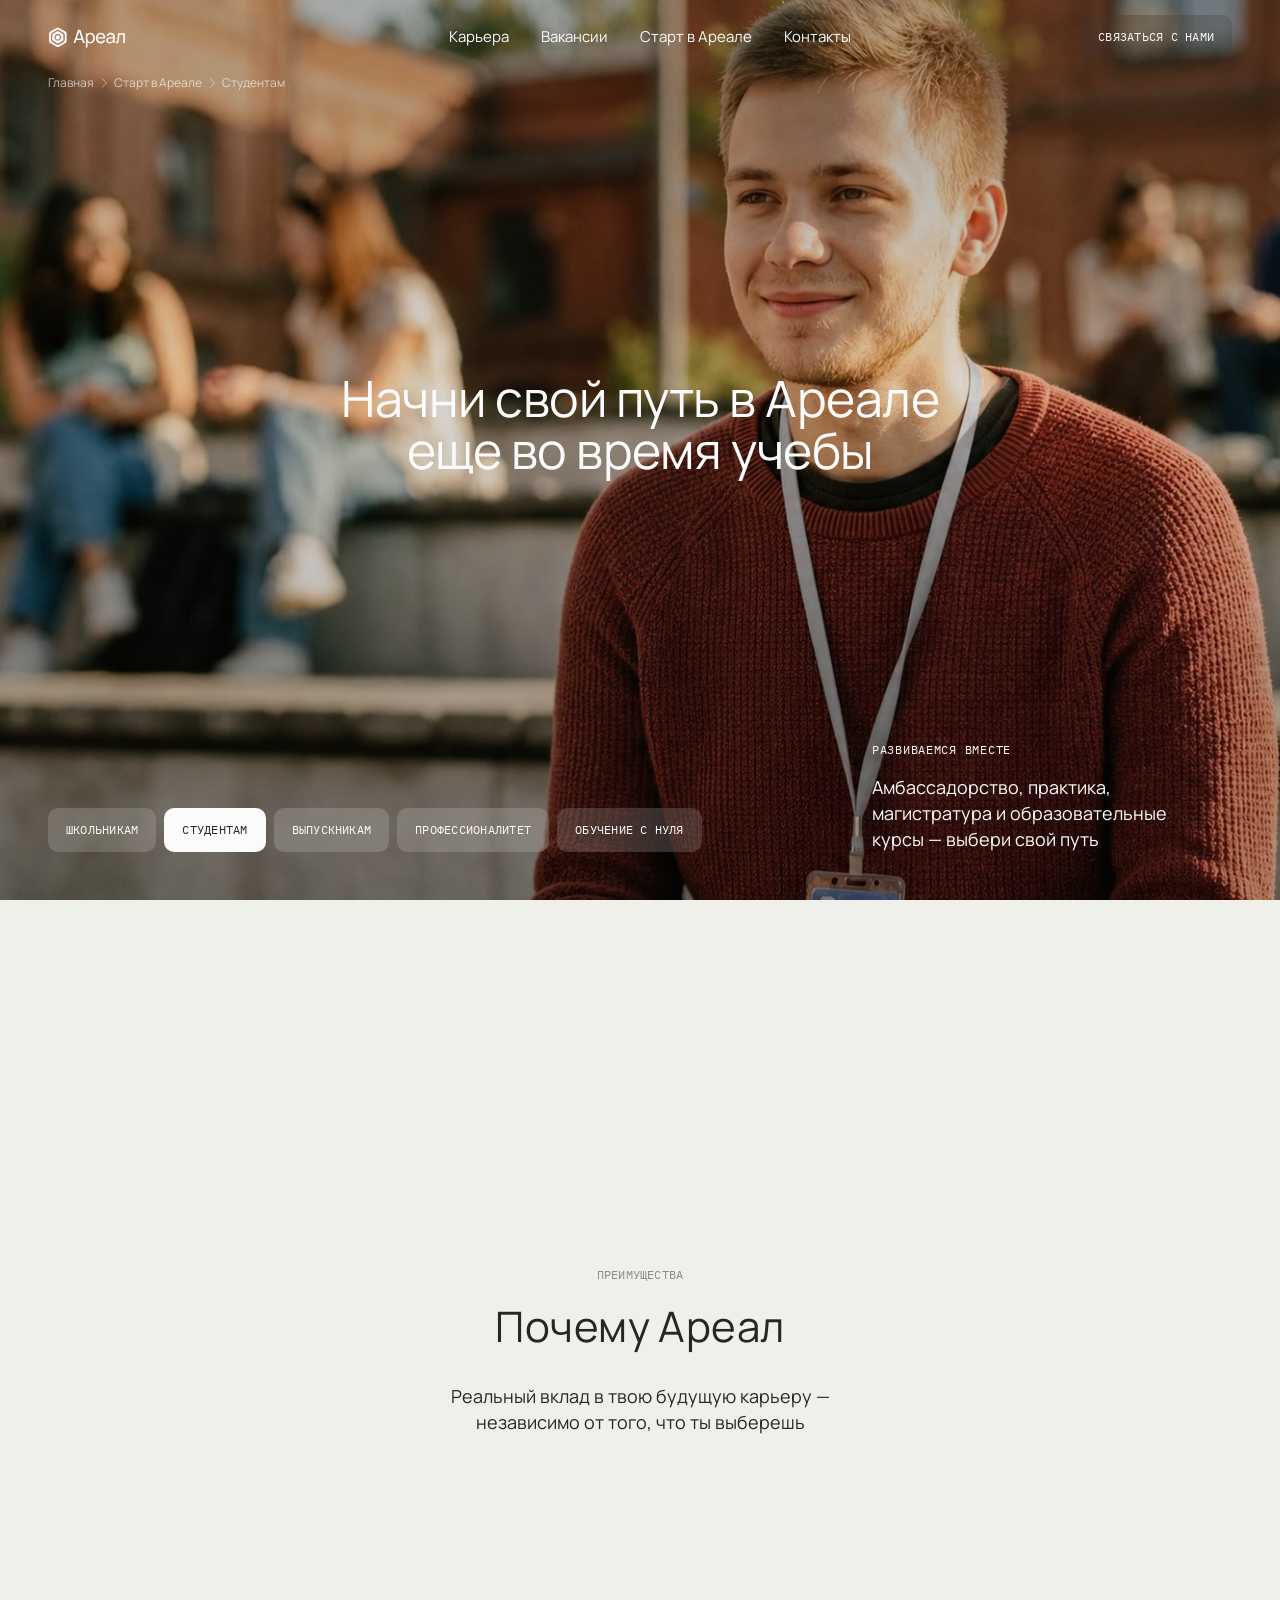
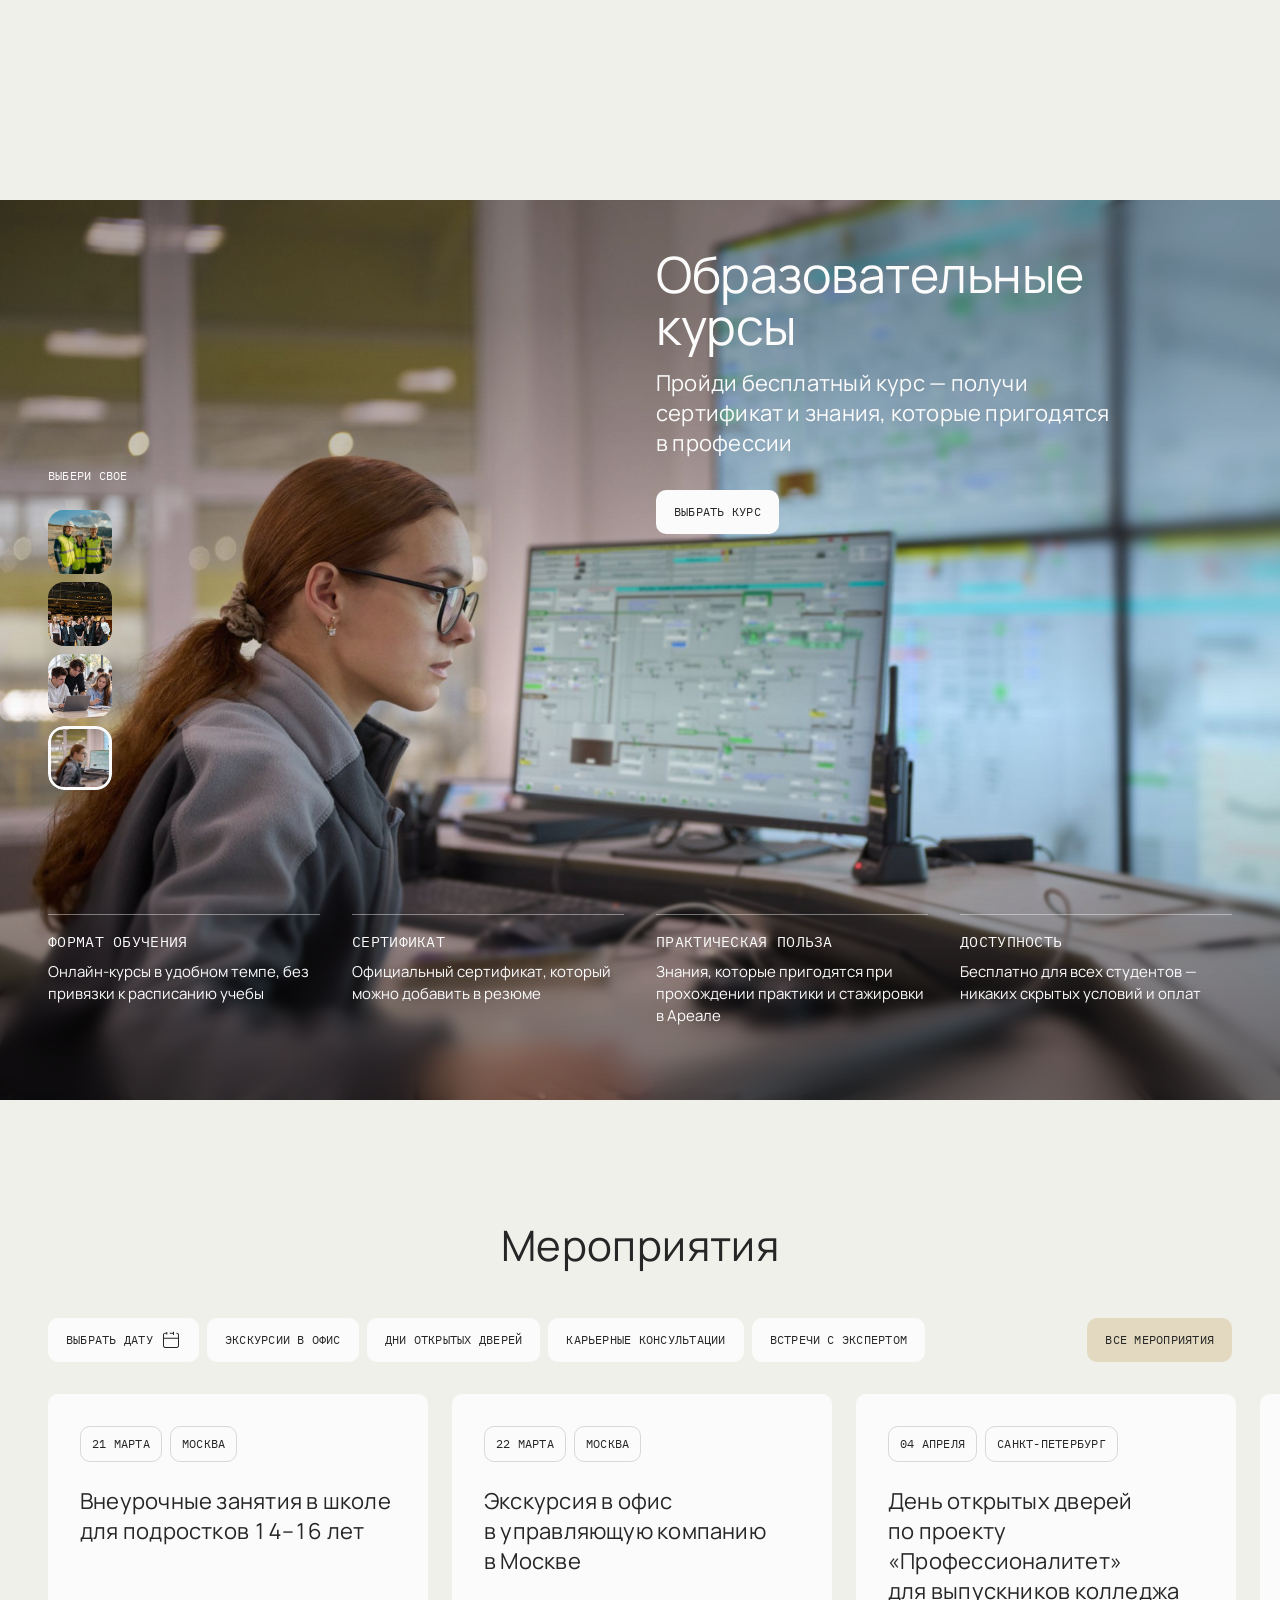
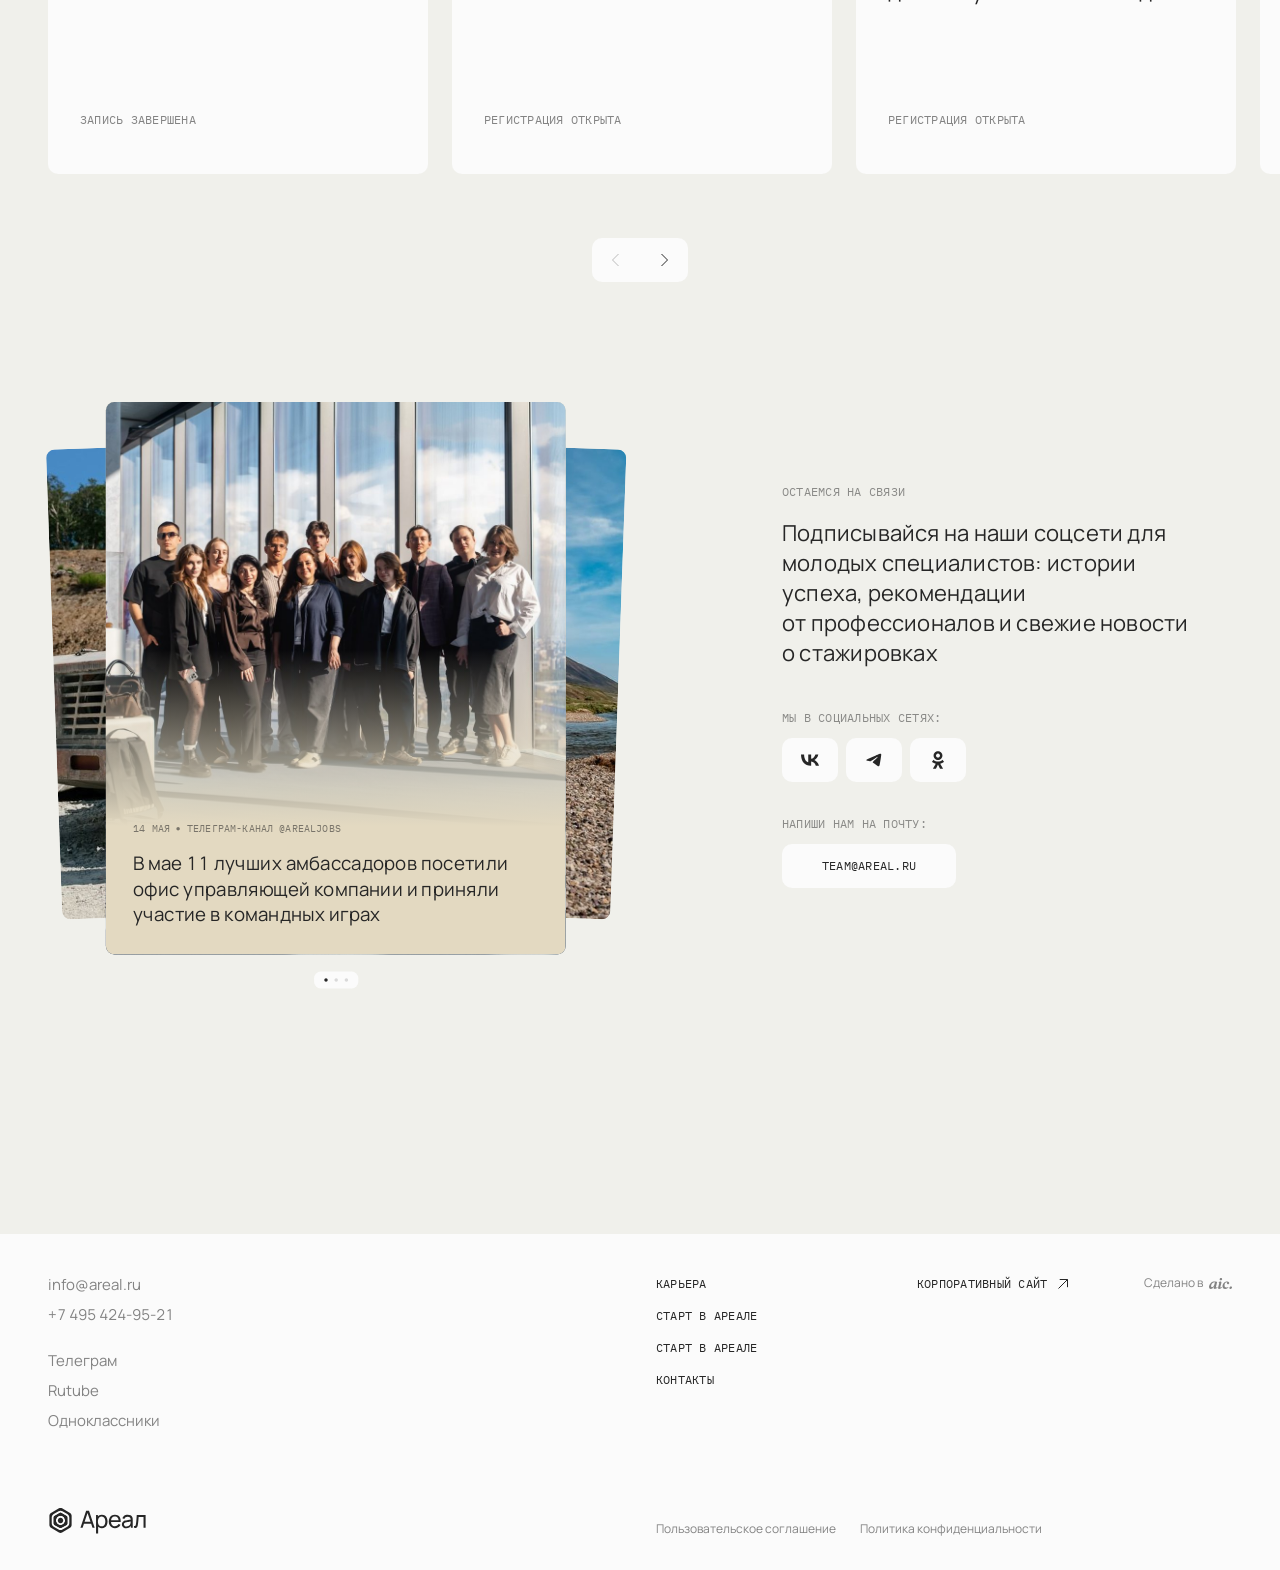
<file: index.html>
<!doctype html>
<html lang="ru">
<head>
<meta charset="utf-8">
<meta name="viewport" content="width=device-width, initial-scale=1, viewport-fit=cover">
<title>Студентам — Старт в Ареале</title>
<link rel="stylesheet" href="assets/fonts/fonts.css">
<link rel="stylesheet" href="styles.css">
</head>
<body>

<!-- ============ 1. HERO (Figma 8171:62339 / 768: 8171:63241 / 375: Main Frame) ============ -->
<section class="screen hero" id="hero" data-screen="hero">
  <div class="hero__bg"><img src="assets/hero.jpg" alt="" fetchpriority="high"></div>
  <div class="hero__shade"></div>

  <header class="hdr">
    <a class="hdr__logo" href="#" aria-label="Ареал"><img src="assets/logo-header.svg" alt="Ареал" width="78" height="28"></a>
    <nav class="hdr__nav" aria-label="Основное меню">
      <a href="#">Карьера</a><a href="#">Вакансии</a><a href="#">Старт в Ареале</a><a href="#">Контакты</a>
    </nav>
    <a class="hdr__cta btn btn--glass-dark" href="#">Связаться с нами</a>
    <button class="hdr__burger" type="button" aria-label="Меню"><img src="assets/icon-menu.svg" alt="" width="20" height="20"></button>
  </header>

  <nav class="crumbs" aria-label="Хлебные крошки">
    <a class="crumbs__back" href="#"><img src="assets/chevron-left-crumb.svg" alt="" width="12" height="12">Старт в Ареале</a>
    <span class="crumbs__full">
      <a href="#">Главная</a><img src="assets/chevron-right-crumb.svg" alt="" width="12" height="12">
      <a href="#">Старт в Ареале</a><img src="assets/chevron-right-crumb.svg" alt="" width="12" height="12">
      <span>Студентам</span>
    </span>
  </nav>

  <h1 class="hero__title">Начни свой путь в&nbsp;Ареале <br class="br-d">еще во&nbsp;время учебы</h1>

  <div class="hero__bottom">
    <div class="hero__tabs" role="tablist" aria-label="Аудитория">
      <a class="tab tab--glass" href="#">школьникам</a>
      <a class="tab tab--glass is-active" href="#" aria-current="page">студентам</a>
      <a class="tab tab--glass" href="#">выпускникам</a>
      <a class="tab tab--glass" href="#">профессионалитет</a>
      <a class="tab tab--glass" href="#">Обучение с нуля</a>
    </div>
    <div class="hero__info">
      <p class="caps-xs">развиваемся вместе</p>
      <p class="hero__lead">Амбассадорство, практика, магистратура и&nbsp;образовательные курсы&nbsp;— выбери свой путь</p>
    </div>
  </div>
</section>

<!-- ============ 2. ПОЧЕМУ АРЕАЛ (Component 45 / Анимация 8171:63897, 768: Шаг 121–125, 375: Шаг 108) ============ -->
<section class="screen why" id="why" data-screen="why">
  <div class="why__stage" id="whyStage" aria-hidden="true"></div>
  <div class="why__text">
    <p class="caps why__over">Преимущества</p>
    <h2 class="why__title">Почему Ареал</h2>
    <p class="why__lead">Реальный вклад в&nbsp;твою будущую карьеру&nbsp;— независимо от&nbsp;того, что ты выберешь</p>
  </div>
</section>

<!-- ============ 3. ВЫБОР ТРЕКА (Animation 8171:62357 / секция 8171:62402; 768: 8171:63369; 375: 8171:63921) ============ -->
<section class="screen trk" id="tracks" data-screen="tracks">
  <div class="trk__picker" id="trkPicker">
    <p class="caps trk__pick-title">Выбери свое</p>
    <div class="trk__list" id="trkList" role="tablist" aria-label="Треки"></div>
  </div>
  <div class="trk__banner" id="trkBanner">
    <div class="trk__media">
      <div class="trk__strip" id="trkStrip"></div>
      <div class="trk__blur" aria-hidden="true"><i></i><i></i><i></i><i></i><i></i><i></i><i></i><i></i></div>
      <div class="trk__dark"></div>
    </div>
    <div class="trk__hover" id="trkHover" aria-hidden="true"></div>
    <div class="trk__texts"><div class="trk__texts-in" id="trkTexts"></div></div>
    <div class="trk__adv" id="trkAdv"></div>
    <div class="dots trk__dots" id="trkDots" aria-hidden="true"></div>
  </div>
</section>

<!-- ============ ДАЛЬШЕ — обычный скролл ============ -->
<div id="rest" class="rest">

  <!-- Мероприятия 8171:62358 -->
  <section class="events wrap">
    <h2 class="sec-title">Мероприятия</h2>
    <div class="events__bar">
      <div class="events__filters">
        <button class="chip" type="button">Выбрать дату <img src="assets/icon-calendar.svg" alt="" width="20" height="20"></button>
        <button class="chip" type="button">Экскурсии в офис</button>
        <button class="chip" type="button">Дни открытых дверей</button>
        <button class="chip" type="button">Карьерные консультации</button>
        <button class="chip" type="button">Встречи с экспертом</button>
      </div>
      <a class="chip chip--gold events__all-d" href="#">все мероприятия</a>
    </div>
    <div class="events__row" id="eventsRow">
      <article class="ev">
        <div class="ev__bg"><img src="assets/event-hover-a.png" alt=""><img src="assets/event-hover-b.png" alt=""></div>
        <div class="ev__top"><div class="ev__tags"><span class="tag">21 марта</span><span class="tag">Москва</span></div>
          <h3 class="ev__title">Внеурочные занятия в&nbsp;школе для подростков 14–16&nbsp;лет</h3></div>
        <div class="ev__bottom"><span class="caps">Запись завершена</span></div>
      </article>
      <article class="ev">
        <div class="ev__bg"><img src="assets/event-hover-a.png" alt=""><img src="assets/event-hover-b.png" alt=""></div>
        <div class="ev__top"><div class="ev__tags"><span class="tag">22 марта</span><span class="tag">Москва</span></div>
          <h3 class="ev__title">Экскурсия в&nbsp;офис в&nbsp;управляющую компанию в&nbsp;Москве</h3></div>
        <div class="ev__bottom"><span class="caps">Регистрация открыта</span><a class="chip chip--gold ev__more" href="#">подробнее</a></div>
      </article>
      <article class="ev">
        <div class="ev__bg"><img src="assets/event-hover-a.png" alt=""><img src="assets/event-hover-b.png" alt=""></div>
        <div class="ev__top"><div class="ev__tags"><span class="tag">04 апреля</span><span class="tag">Санкт-петербург</span></div>
          <h3 class="ev__title">День открытых дверей <br>по&nbsp;проекту «Профессионалитет» <br>для выпускников колледжа</h3></div>
        <div class="ev__bottom"><span class="caps">Регистрация открыта</span><a class="chip chip--gold ev__more" href="#">подробнее</a></div>
      </article>
      <article class="ev">
        <div class="ev__bg"><img src="assets/event-hover-a.png" alt=""><img src="assets/event-hover-b.png" alt=""></div>
        <div class="ev__top"><div class="ev__tags"><span class="tag">22 марта</span><span class="tag">Москва</span></div>
          <h3 class="ev__title">День открытых дверей <br>по&nbsp;проекту «Профессионалитет» <br>для выпускников колледжа</h3></div>
        <div class="ev__bottom"><span class="caps">Регистрация открыта</span><a class="chip chip--gold ev__more" href="#">подробнее</a></div>
      </article>
    </div>
    <div class="events__nav">
      <button class="slider-btn" type="button" data-dir="-1" aria-label="Назад"><img src="assets/chevron-left.svg" alt="" width="16" height="16"></button>
      <button class="slider-btn" type="button" data-dir="1" aria-label="Вперед"><img src="assets/chevron-right.svg" alt="" width="16" height="16"></button>
    </div>
    <div class="dots events__dots" id="eventsDots" aria-hidden="true"></div>
    <a class="chip chip--gold events__all-m" href="#">Смотреть все мероприятия</a>
  </section>

  <!-- Остаемся на связи 8171:62377 -->
  <section class="social wrap">
    <div class="social__cards">
      <div class="social__card social__card--l"><img src="assets/social-left.jpg" alt=""></div>
      <div class="social__card social__card--r"><img src="assets/social-right.jpg" alt=""></div>
      <article class="social__main">
        <div class="social__img"><img src="assets/social-main.jpg" alt="Амбассадоры Ареала в офисе"></div>
        <div class="social__txt">
          <p class="caps social__meta">14 мая <img src="assets/dot-1.svg" alt="" width="20" height="20"> телеграм-канал @arealjobs</p>
          <p class="social__news">В мае 11 лучших амбассадоров посетили офис управляющей компании и&nbsp;приняли участие в&nbsp;командных играх</p>
        </div>
      </article>
      <div class="pager"><img src="assets/dot-2.svg" alt="" width="12" height="20"><img src="assets/dot-3.svg" alt="" width="12" height="20"><img src="assets/dot-3.svg" alt="" width="12" height="20"></div>
    </div>
    <div class="social__info">
      <div class="social__head">
        <p class="caps op50">Остаемся на связи</p>
        <p class="social__lead">Подписывайся на&nbsp;наши соцсети для молодых специалистов: истории успеха, рекомендации от&nbsp;профессионалов и&nbsp;свежие новости о&nbsp;стажировках</p>
      </div>
      <div class="social__contacts">
        <div class="social__grp">
          <p class="caps op50">мы в социальных сетях:</p>
          <div class="social__icons">
            <a class="icon-btn" href="#" aria-label="ВКонтакте"><img src="assets/icon-vk.svg" alt="" width="20" height="20"></a>
            <a class="icon-btn" href="#" aria-label="Телеграм"><img src="assets/icon-tg.svg" alt="" width="20" height="20"></a>
            <a class="icon-btn" href="#" aria-label="Одноклассники"><img src="assets/icon-ok.svg" alt="" width="20" height="20"></a>
          </div>
        </div>
        <div class="social__grp">
          <p class="caps op50">Напиши нам на почту:</p>
          <a class="chip social__mail" href="mailto:team@areal.ru">team@areal.ru</a>
        </div>
      </div>
    </div>
  </section>

  <!-- Footer 8171:62400 — фон background/page #FBFBFB (аннотация) -->
  <footer class="ftr">
    <div class="ftr__in wrap">
      <div class="ftr__contacts">
        <div><a href="mailto:info@areal.ru">info@areal.ru</a><a href="tel:+74954249521"><span class="v-d">+7 495 424-95-21</span><span class="v-m">+7 (495) 424 95 21</span></a></div>
        <div class="ftr__soc"><a href="#">Телеграм</a><a href="#">Rutube</a><a href="#">Одноклассники</a></div>
      </div>
      <nav class="ftr__nav"><a href="#">Карьера</a><a href="#">Старт в ареале</a><a href="#">Старт в ареале</a><a href="#">Контакты</a>
        <a class="ftr__corp ftr__corp--m" href="#">корпоративный сайт <img src="assets/arrow-link.svg" alt="" width="16" height="16"></a></nav>
      <a class="ftr__corp ftr__corp--d" href="#">корпоративный сайт <img src="assets/arrow-link.svg" alt="" width="16" height="16"></a>
      <p class="ftr__made">Сделано в <img src="assets/logo-aic.svg" alt="aic." width="23" height="11"></p>
      <a class="ftr__logo" href="#"><img src="assets/logo-footer.svg" alt="Ареал" width="99" height="36"></a>
      <div class="ftr__pol"><a href="#">Пользовательское соглашение</a><a href="#">Политика конфиденциальности</a></div>
    </div>
  </footer>
</div>

<script src="main.js"></script>
</body>
</html>
</file>
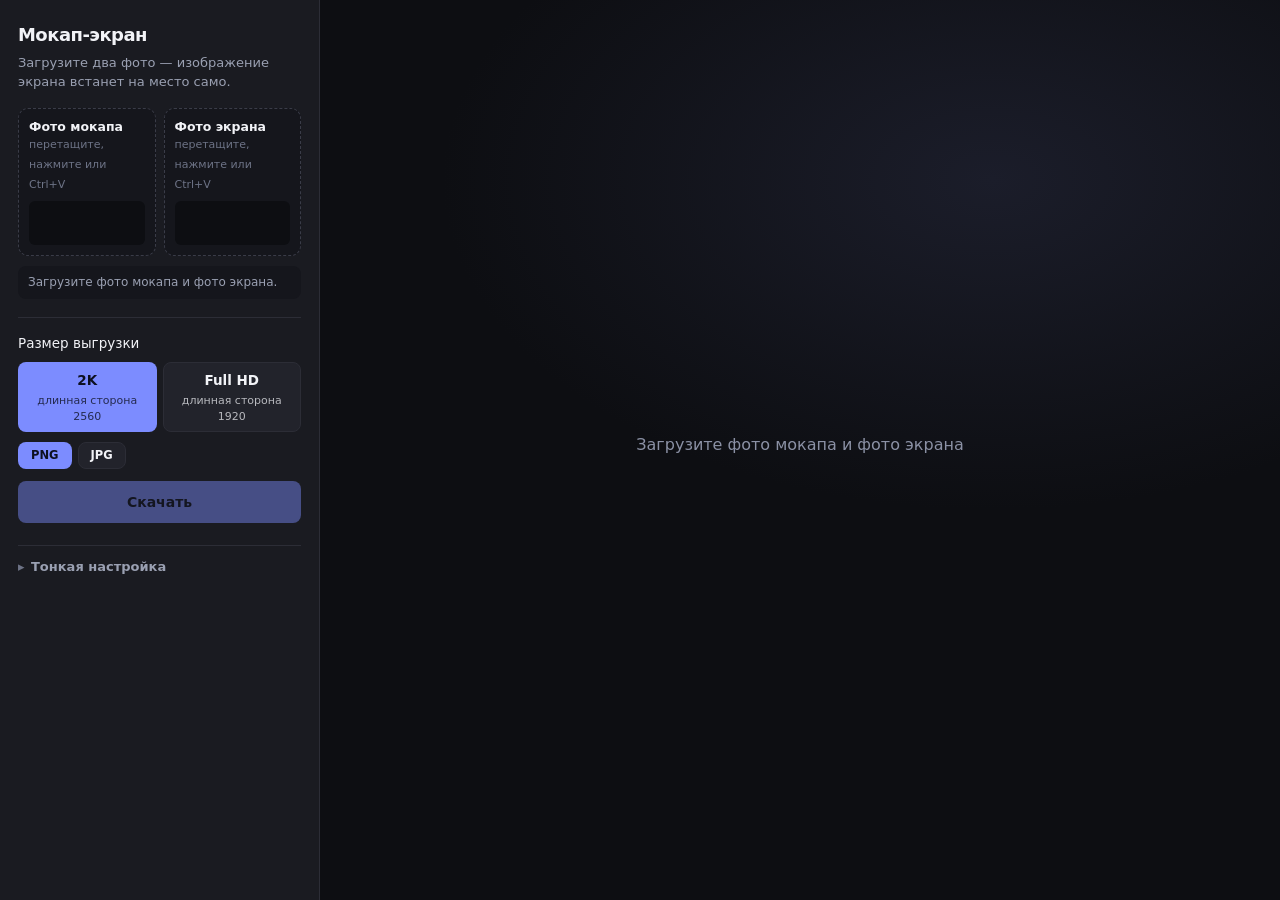
<file: mockup/index.html>
<!DOCTYPE html>
<html lang="ru">
<head>
  <meta charset="UTF-8" />
  <meta name="viewport" content="width=device-width, initial-scale=1" />
  <title>Мокап-экран</title>
  <link rel="stylesheet" href="styles.css" />
</head>
<body>
  <div class="app">
    <aside class="sidebar">
      <div class="brand">
        <h1>Мокап-экран</h1>
      </div>
      <p class="lead">Загрузите два фото — изображение экрана встанет на место само.</p>

      <div class="drops">
        <div class="drop" id="dropMockup" tabindex="0">
          <div>
            <strong>Фото мокапа</strong>
            <small>перетащите, нажмите или Ctrl+V</small>
          </div>
          <div class="thumb" id="thumbMockup"></div>
        </div>
        <div class="drop" id="dropScreen" tabindex="0">
          <div>
            <strong>Фото экрана</strong>
            <small>перетащите, нажмите или Ctrl+V</small>
          </div>
          <div class="thumb" id="thumbScreen"></div>
        </div>
      </div>
      <input type="file" id="fileMockup" accept="image/*" hidden />
      <input type="file" id="fileScreen" accept="image/*" hidden />
      <div class="status" id="status">Загрузите фото мокапа и фото экрана.</div>

      <div class="download-block">
        <div class="lab">Размер выгрузки</div>
        <div class="seg" id="exportSizeSeg">
          <label class="seg-item">
            <input type="radio" name="exportSize" id="size2k" value="2560" checked />
            <span>2K <small id="dim2k">длинная сторона 2560</small></span>
          </label>
          <label class="seg-item">
            <input type="radio" name="exportSize" id="sizeFhd" value="1920" />
            <span>Full HD <small id="dimFhd">длинная сторона 1920</small></span>
          </label>
        </div>
        <div class="fmt-row">
          <label class="seg-item compact"><input type="radio" name="exportFormat" id="fmtPng" value="png" checked /><span>PNG</span></label>
          <label class="seg-item compact"><input type="radio" name="exportFormat" id="fmtJpg" value="jpg" /><span>JPG</span></label>
        </div>
        <button type="button" class="primary" id="btnDownload" disabled>Скачать</button>
      </div>

      <details id="advanced">
        <summary>Тонкая настройка</summary>

        <div class="section" style="border-top:0;padding-top:8px">
          <div class="row">
            <button type="button" id="btnDetect">Найти экран</button>
            <button type="button" id="btnDemo">Пример с чёлкой</button>
          </div>
          <div class="row">
            <button type="button" id="btnManual">Указать 4 угла</button>
            <button type="button" id="btnResetQuad">Сбросить углы</button>
          </div>
          <p class="hint" id="manualHint">Автопоиск берёт полный четырёхугольник экрана, включая область чёлки (выпуклая оболочка).</p>
          <label class="check">
            <span>Показать контур экрана</span>
            <input type="checkbox" id="showQuad" checked />
          </label>
        </div>

        <div class="section" id="sectionNotch">
          <h2>Чёлка</h2>
          <label class="toggle">
            <span>Показать чёлку</span>
            <input type="checkbox" id="notchOn" />
          </label>
          <div class="control">
            <div class="lab">Ширина <span id="notchWVal">18%</span></div>
            <input type="range" id="notchW" min="4" max="50" value="18" step="0.5" />
          </div>
          <div class="control">
            <div class="lab">Высота <span id="notchHVal">4.5%</span></div>
            <input type="range" id="notchH" min="0.5" max="20" value="4.5" step="0.1" />
          </div>
          <div class="control">
            <div class="lab">Скругление <span id="notchRVal">40%</span></div>
            <input type="range" id="notchR" min="0" max="50" value="40" step="1" />
          </div>
          <div class="color-row">
            <label for="notchColor">Цвет чёлки</label>
            <input type="color" id="notchColor" value="#000000" />
          </div>
          <label class="check">
            <span>Цвет с рамки (авто)</span>
            <input type="checkbox" id="notchColorAuto" />
          </label>
          <p class="hint">Чёлка рисуется в перспективе экрана, по центру верхней стороны — как у MacBook.</p>
        </div>

        <div class="section">
          <h2>Форма экрана</h2>
          <div class="control">
            <div class="lab">Скругление углов <span id="cornerRVal">4%</span></div>
            <input type="range" id="cornerR" min="0" max="25" value="4" step="0.1" />
          </div>
          <div class="lab" style="margin-top:10px">Посадка макета</div>
          <div class="seg" id="fitModeSeg">
            <label class="seg-item"><input type="radio" name="fitMode" id="fitCover" value="cover" checked /><span>Заполнить</span></label>
            <label class="seg-item"><input type="radio" name="fitMode" id="fitContain" value="contain" /><span>Вписать</span></label>
          </div>
          <p class="hint">«Заполнить» покрывает экран и у высоких скриншотов обрезает низ, оставляя верх. «Вписать» показывает макет целиком.</p>
        </div>

        <div class="section">
          <h2>Отступы</h2>
          <div class="control">
            <div class="lab">Общий отступ <span id="padAllVal">0%</span></div>
            <input type="range" id="padAll" min="0" max="20" value="0" step="0.1" />
          </div>
          <label class="check">
            <span>Отступы по сторонам</span>
            <input type="checkbox" id="padSidesOn" />
          </label>
          <div class="sides" id="padSides">
            <div class="control">
              <div class="lab">Слева <span id="padLVal">0%</span></div>
              <input type="range" id="padL" min="0" max="25" value="0" step="0.1" />
            </div>
            <div class="control">
              <div class="lab">Справа <span id="padRVal">0%</span></div>
              <input type="range" id="padR" min="0" max="25" value="0" step="0.1" />
            </div>
            <div class="control">
              <div class="lab">Сверху <span id="padTVal">0%</span></div>
              <input type="range" id="padT" min="0" max="25" value="0" step="0.1" />
            </div>
            <div class="control">
              <div class="lab">Снизу <span id="padBVal">0%</span></div>
              <input type="range" id="padB" min="0" max="25" value="0" step="0.1" />
            </div>
          </div>
        </div>

        <div class="section">
          <h2>Вид</h2>
          <div class="control">
            <div class="lab">Непрозрачность <span id="opacityVal">100%</span></div>
            <input type="range" id="opacity" min="20" max="100" value="100" step="1" />
          </div>
          <div class="control">
            <div class="lab">Яркость <span id="brightnessVal">0</span></div>
            <input type="range" id="brightness" min="-40" max="40" value="0" step="1" />
          </div>
          <label class="toggle">
            <span>Блик</span>
            <input type="checkbox" id="glareOn" checked />
          </label>
        </div>
      </details>
    </aside>

    <main class="stage">
      <div class="view">
        <canvas id="canvas"></canvas>
        <span class="size-hint" id="sizeHint"></span>
        <div class="legend" id="legend" hidden>Перетащите углы, чтобы подправить посадку</div>
      </div>
    </main>
  </div>
  <script src="app.js"></script>
</body>
</html>
</file>
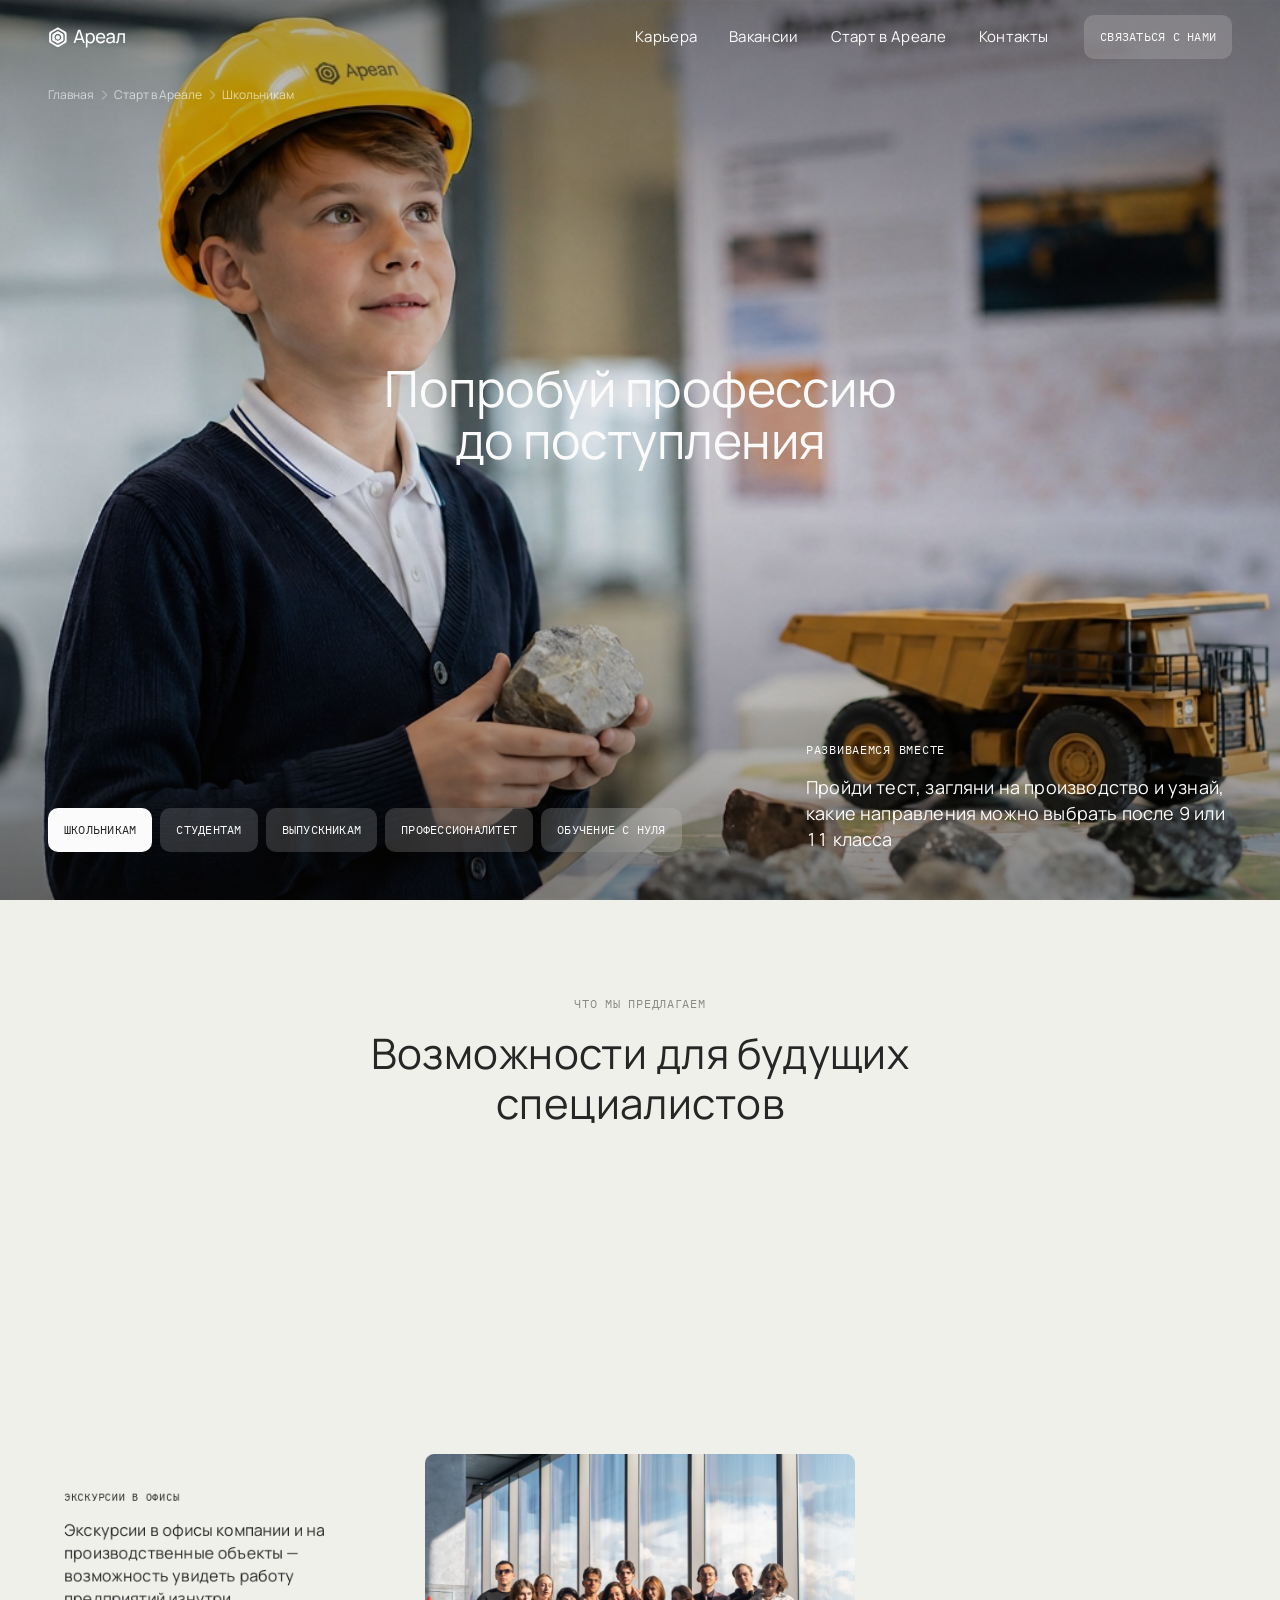
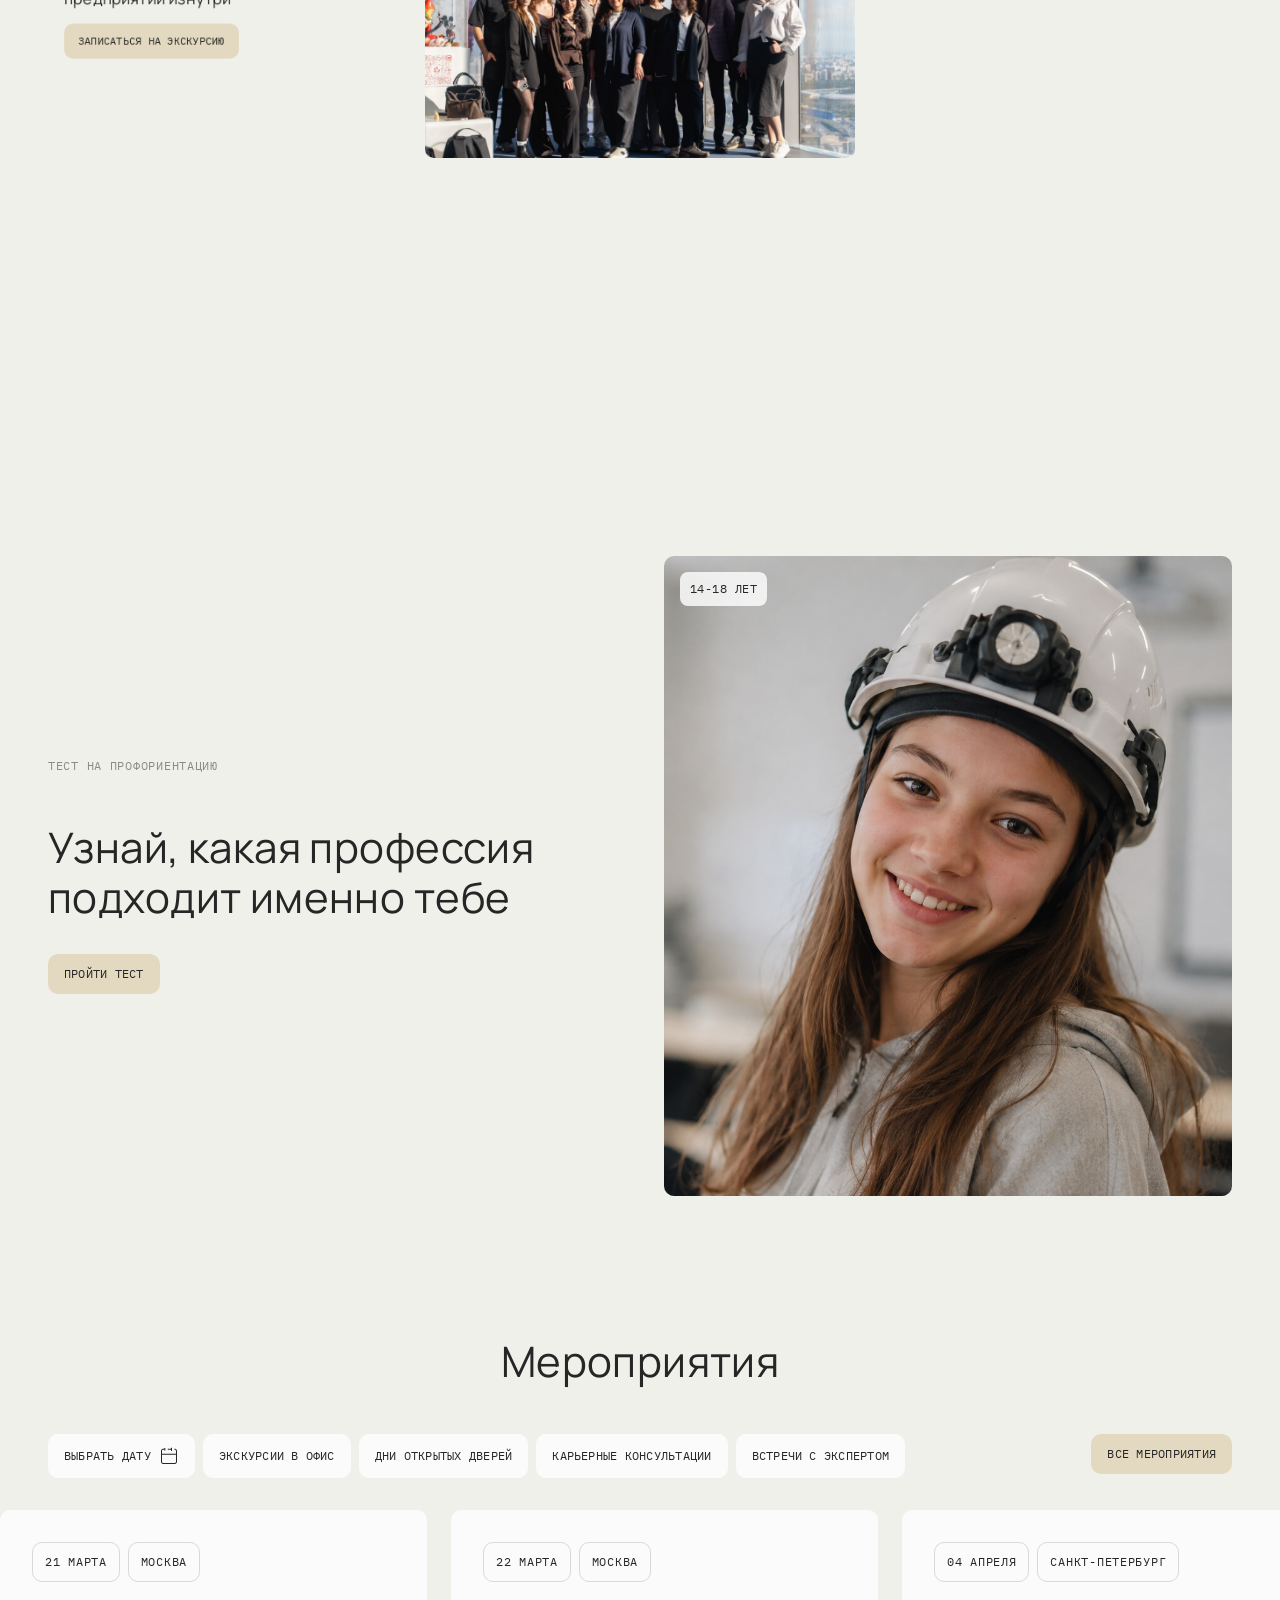
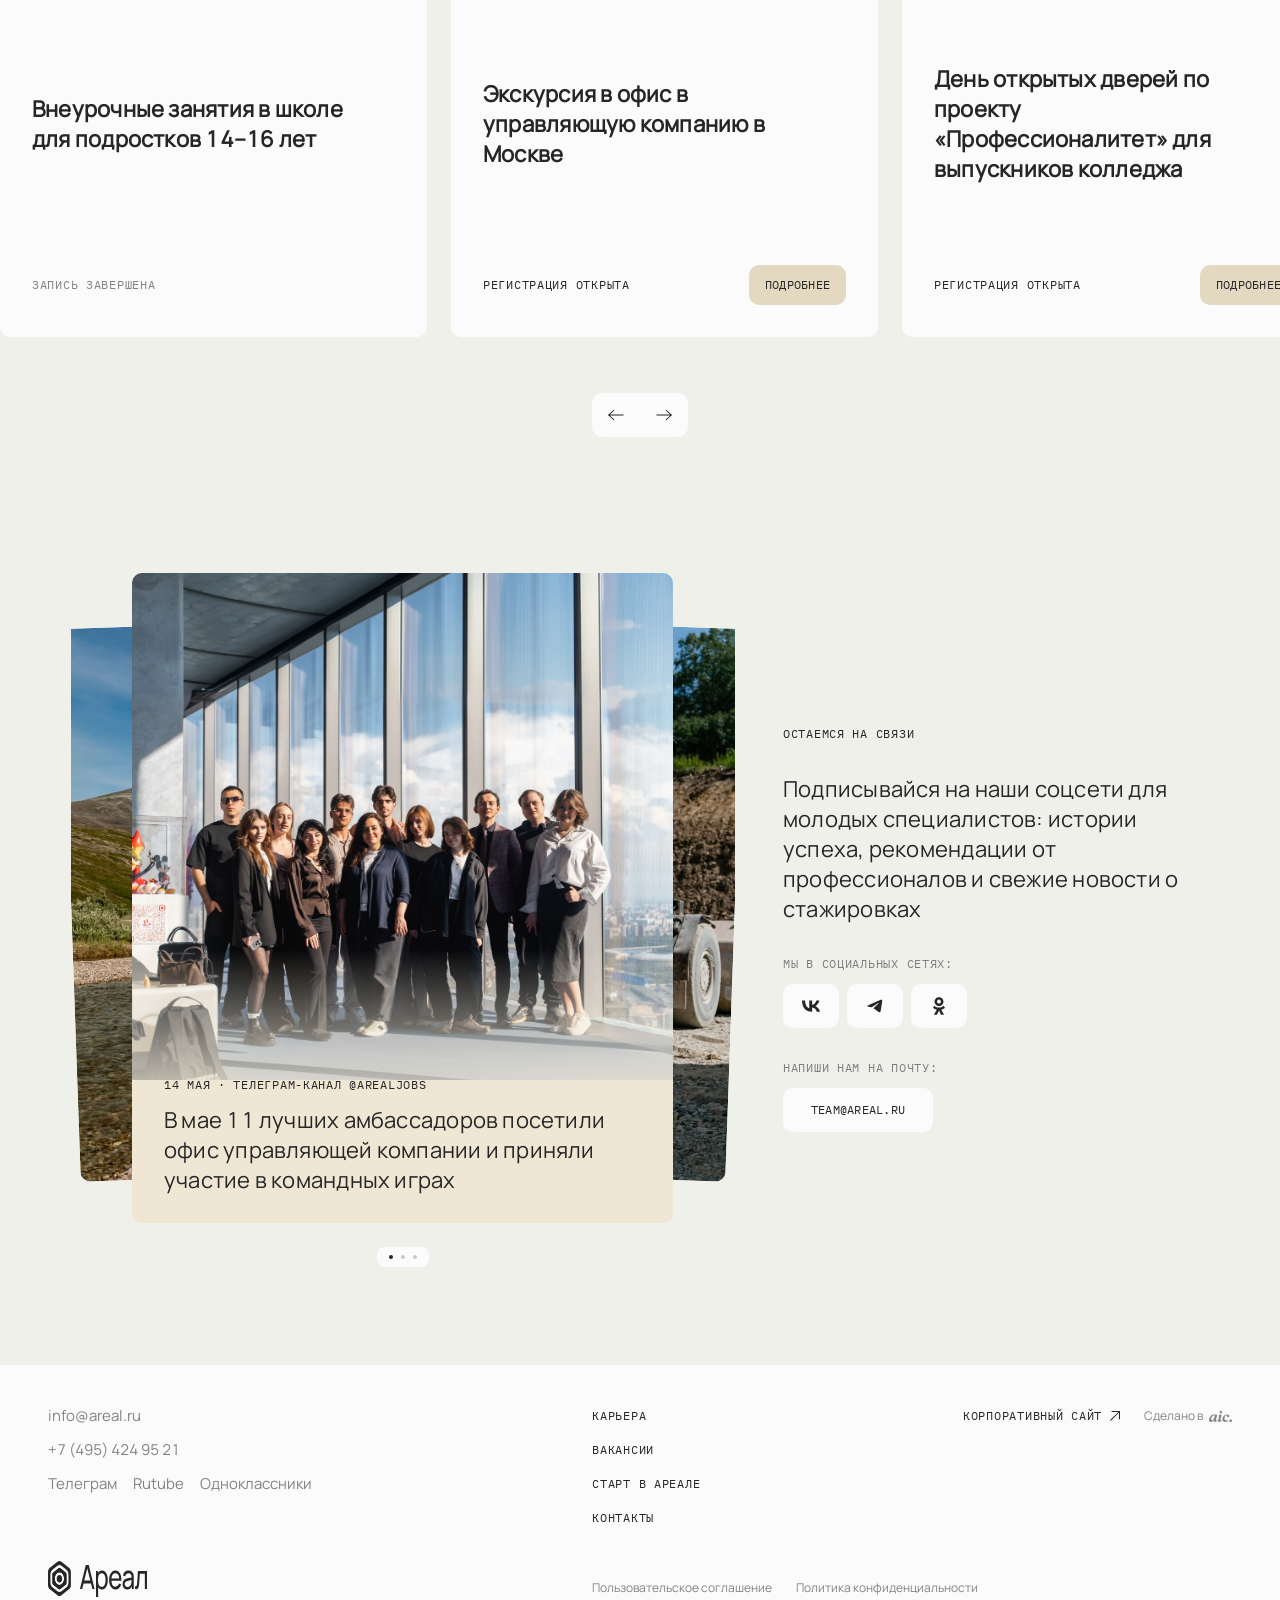
<file: shkolnikam/index.html>
<!doctype html>
<html lang="ru">
<head>
<meta charset="utf-8">
<meta name="viewport" content="width=device-width, initial-scale=1, viewport-fit=cover">
<title>Школьникам — Старт в Ареале</title>
<link rel="stylesheet" href="../assets/fonts/fonts.css">
<link rel="stylesheet" href="styles.css">
</head>
<body>
<a class="sk-skip" href="#main">К содержанию</a>

<section class="sk-hero" id="top">
  <div class="sk-hero__bg"><img src="assets/photos/hero.png" alt=""></div>
  <div class="sk-hero__shade"></div>

  <header class="sk-hdr">
    <a class="sk-hdr__logo" href="../index.html" aria-label="Ареал"><img src="assets/logos/logo-areal-white.svg" alt="Ареал" width="78" height="28"></a>
    <nav class="sk-hdr__nav" aria-label="Основное меню">
      <a href="#opportunities">Карьера</a>
      <a href="#events">Вакансии</a>
      <a href="#top">Старт в Ареале</a>
      <a href="#contacts">Контакты</a>
    </nav>
    <a class="sk-btn sk-btn--glass" href="#contacts">Связаться с нами</a>
    <button class="sk-burger" type="button" aria-label="Меню" aria-expanded="false" aria-controls="skMenu"><img src="assets/icons/icon-menu.svg" alt="" width="20" height="20"></button>
  </header>

  <nav class="sk-crumbs" aria-label="Хлебные крошки">
    <a href="../index.html">Главная</a>
    <img src="assets/icons/chevron-right.svg" alt="" width="12" height="12">
    <a href="../index.html">Старт в Ареале</a>
    <img src="assets/icons/chevron-right.svg" alt="" width="12" height="12">
    <span>Школьникам</span>
  </nav>

  <h1 class="sk-hero__title">Попробуй профессию до&nbsp;поступления</h1>

  <div class="sk-hero__bottom">
    <div class="sk-tabs" role="tablist" aria-label="Аудитория">
      <a class="sk-tab is-active" href="index.html" aria-current="page">школьникам</a>
      <a class="sk-tab" href="../index.html">студентам</a>
      <a class="sk-tab" href="#top">выпускникам</a>
      <a class="sk-tab" href="#top">профессионалитет</a>
      <a class="sk-tab" href="#top">Обучение с нуля</a>
    </div>
    <div class="sk-hero__info">
      <p class="sk-caps sk-hero__eye">развиваемся вместе</p>
      <p class="sk-hero__lead">Пройди тест, загляни на&nbsp;производство и&nbsp;узнай, какие направления можно выбрать после 9&nbsp;или 11&nbsp;класса</p>
    </div>
  </div>
</section>

<div class="sk-menu" id="skMenu" hidden>
  <div class="sk-menu__panel">
    <button class="sk-menu__close" type="button">Закрыть</button>
    <a href="#opportunities">Карьера</a>
    <a href="#events">Вакансии</a>
    <a href="#top">Старт в Ареале</a>
    <a href="#contacts">Контакты</a>
    <a href="#test">Пройти тест</a>
  </div>
</div>

<main id="main">
  <header class="sk-opp__intro" id="opportunities">
    <p class="sk-caps sk-opp__eye">Что мы предлагаем</p>
    <h2 class="sk-h2">Возможности для будущих<br>специалистов</h2>
  </header>
  <section class="sk-stage" id="oppStage" aria-roledescription="карусель" aria-label="Возможности для будущих специалистов">
    <div class="sk-stage__frame" id="oppFrame">
      <figure class="sk-shot" data-shot="a"><img src="assets/photos/photo-a.png" alt="Группа школьников в офисе у панорамного окна"></figure>
      <figure class="sk-shot" data-shot="b"><img src="assets/photos/photo-b.png" alt="Встреча со специалистом: женщина с микрофоном и школьники"></figure>
      <figure class="sk-shot" data-shot="c"><img src="assets/photos/photo-c.png" alt="День открытых дверей: подростки у стойки"></figure>
      <div class="sk-cap sk-cap--l" data-cap="0">
        <p class="sk-caps sk-linehost">Экскурсии в офисы</p>
        <p class="sk-linehost">Экскурсии в офисы компании и на производственные объекты — возможность увидеть работу предприятий изнутри</p>
        <a class="sk-btn sk-btn--gold sk-linehost" href="#events">записаться на экскурсию</a>
      </div>
      <div class="sk-cap sk-cap--r" data-cap="2">
        <p class="sk-caps sk-linehost">знакомства с экспертами</p>
        <p class="sk-linehost">Профориентационные встречи в школах регионов присутствия с действующими специалистами горной индустрии</p>
        <a class="sk-btn sk-btn--gold sk-linehost" href="#events">Подробнее</a>
      </div>
      <div class="sk-cap sk-cap--l" data-cap="4">
        <p class="sk-caps sk-linehost">программа «профессионалитет»</p>
        <p class="sk-linehost">Дни открытых дверей в Бурятии, Забайкалье, на Камчатке и в Республике Тыва с презентацией программ обучения и гарантированным трудоустройством на наших предприятиях</p>
        <a class="sk-btn sk-btn--gold sk-linehost" href="#events">Подробнее</a>
      </div>
    </div>
  </section>

  <section class="sk-test" id="test">
    <div class="sk-test__copy">
      <p class="sk-caps sk-test__eye">тест на профориентацию</p>
      <h2 class="sk-h2 sk-test__title">Узнай, какая профессия подходит именно тебе</h2>
      <ol class="sk-steps">
        <li><span>Шаг 01</span>Ответь на&nbsp;10&nbsp;простых вопросов</li>
        <li><span>Шаг 02</span>Получи рекомендации по&nbsp;подходящим тебе профессиям</li>
        <li><span>Шаг 03</span>Выбери предметы, которые нужно сдать для поступления в&nbsp;ВУЗ или СУЗ</li>
      </ol>
      <button class="sk-btn sk-btn--gold" type="button">пройти тест</button>
    </div>
    <figure class="sk-test__photo">
      <img src="assets/photos/test.png" alt="Девушка в белой каске">
      <span class="sk-age">14-18 лет</span>
    </figure>
  </section>

  <section class="sk-events" id="events">
    <h2 class="sk-h2 sk-events__title">Мероприятия</h2>
    <div class="sk-filters">
      <div class="sk-filters__row" id="filterRow">
        <button class="sk-chip" type="button" id="dateBtn" aria-expanded="false" aria-controls="calendar">Выбрать дату <img src="assets/icons/icon-calendar.svg" alt="" width="20" height="20"></button>
        <button class="sk-chip" type="button" data-cat="office">Экскурсии в офис</button>
        <button class="sk-chip" type="button" data-cat="doors">Дни открытых дверей</button>
        <button class="sk-chip" type="button" data-cat="consult">Карьерные консультации</button>
        <button class="sk-chip" type="button" data-cat="expert">Встречи с экспертом</button>
        <button class="sk-chip sk-chip--clear" type="button" id="clearFilters" hidden aria-label="Сбросить фильтры">×</button>
      </div>
      <a class="sk-btn sk-btn--gold sk-events__all" href="#events" id="showAll">все мероприятия</a>
    </div>
    <div class="sk-empty" id="emptyFilters" hidden>
      <p>Подходящих мероприятий не нашлось</p>
      <p>Попробуйте изменить фильтры</p>
    </div>
    <div class="sk-empty" id="emptyNone" hidden>
      <p>На данный момент запланированных мероприятий нет</p>
      <p>Следите за обновлениями — информация о новых мероприятиях будет опубликована здесь</p>
    </div>
    <div class="sk-track-wrap" id="trackWrap">
      <div class="sk-track" id="eventTrack" tabindex="0"></div>
      <div class="sk-slider" id="eventNav">
        <button type="button" data-dir="-1" aria-label="Назад"><img src="assets/icons/contacts-svg-08.svg" alt="" width="20" height="20"></button>
        <button type="button" data-dir="1" aria-label="Вперед"><img src="assets/icons/icon-right.svg" alt="" width="20" height="20"></button>
      </div>
    </div>
  </section>

  <section class="sk-social" id="contacts">
    <div class="sk-social__stage">
      <div class="sk-social__back sk-social__back--l" aria-hidden="true"><img src="assets/contacts/raw-4.jpeg" alt=""></div>
      <div class="sk-social__back sk-social__back--r" aria-hidden="true"><img src="assets/contacts/raw-5.jpeg" alt=""></div>
      <article class="sk-social__card">
        <img src="assets/photos/photo-a.png" alt="Амбассадоры Ареала в офисе">
        <div class="sk-social__fade"></div>
        <div class="sk-social__caption">
          <p class="sk-caps">14 мая · телеграм-канал @arealjobs</p>
          <p>В мае 11 лучших амбассадоров посетили офис управляющей компании и приняли участие в командных играх</p>
        </div>
      </article>
      <div class="sk-dots" aria-hidden="true"><i class="is-on"></i><i></i><i></i></div>
    </div>
    <div class="sk-social__info">
      <p class="sk-caps">Остаемся на связи</p>
      <p class="sk-social__lead">Подписывайся на наши соцсети для молодых специалистов: истории успеха, рекомендации от профессионалов и свежие новости о стажировках</p>
      <div>
        <p class="sk-caps sk-social__label">мы в социальных сетях:</p>
        <div class="sk-socbtns">
          <a class="sk-iconbtn" href="#contacts" aria-label="ВКонтакте"><img src="assets/icons/contacts-svg-01.svg" alt="" width="20" height="20"></a>
          <a class="sk-iconbtn" href="#contacts" aria-label="Телеграм"><img src="assets/icons/contacts-svg-05.svg" alt="" width="20" height="20"></a>
          <a class="sk-iconbtn" href="#contacts" aria-label="Одноклассники"><img src="assets/icons/contacts-svg-19.svg" alt="" width="20" height="20"></a>
        </div>
      </div>
      <div>
        <p class="sk-caps sk-social__label">Напиши нам на почту:</p>
        <a class="sk-mail" href="mailto:team@areal.ru">team@areal.ru</a>
      </div>
    </div>
  </section>
</main>

<footer class="sk-ftr">
  <div class="sk-ftr__grid">
    <div class="sk-ftr__contacts">
      <a href="mailto:info@areal.ru">info@areal.ru</a>
      <a href="tel:+74954249521">+7 (495) 424 95 21</a>
      <div class="sk-ftr__soc"><a href="#contacts">Телеграм</a><a href="#contacts">Rutube</a><a href="#contacts">Одноклассники</a></div>
    </div>
    <nav class="sk-ftr__nav" aria-label="Нижнее меню">
      <a href="#opportunities">Карьера</a>
      <a href="#events">Вакансии</a>
      <a href="#top">Старт в ареале</a>
      <a href="#contacts">Контакты</a>
    </nav>
    <a class="sk-ftr__ext" href="#contacts">корпоративный сайт <img src="assets/icons/icon-external-link.svg" alt="" width="10" height="10"></a>
    <p class="sk-ftr__made">Сделано в <img src="assets/logos/logo-aic.svg" alt="aic." width="23" height="11"></p>
    <a class="sk-ftr__logo" href="../index.html"><img src="assets/logos/logo-areal-footer.svg" alt="Ареал" width="99" height="36"></a>
    <div class="sk-ftr__pol">
      <a href="#contacts">Пользовательское соглашение</a>
      <a href="#contacts">Политика конфиденциальности</a>
    </div>
  </div>
</footer>

<aside class="sk-tune" id="skTune" hidden>
  <p class="sk-tune__title">Настройка шагов</p>
  <label>Длительность шага, мс <input id="tnDur" type="range" min="200" max="1600" step="20"></label>
  <label>Кривая
    <select id="tnEase">
      <option value="cubic">cubic — ease-out</option>
      <option value="quart">quart — ease-out</option>
      <option value="expo">expo — ease-out</option>
      <option value="bezier">своя cubic-bezier</option>
    </select>
  </label>
  <label>Bezier (x1 y1 x2 y2) <input id="tnBezier" type="text" value="0, 0, 0.16, 1"></label>
  <label>Пауза между шагами, мс <input id="tnLock" type="range" min="0" max="800" step="10"></label>
  <label>Сдвиг карточек <input id="tnTravel" type="range" min="0" max="1.6" step="0.05"></label>
  <label>Масштаб поворота <input id="tnRot" type="range" min="0" max="1.6" step="0.05"></label>
  <label>Текст: длительность, мс <input id="tnLine" type="range" min="200" max="1600" step="20"></label>
  <label>Текст: шаг, мс <input id="tnStagger" type="range" min="0" max="240" step="5"></label>
  <label>Текст: сдвиг, px <input id="tnOffset" type="range" min="0" max="80" step="1"></label>
  <div class="sk-tune__row">
    <button type="button" id="tnReset">Сбросить</button>
    <button type="button" id="tnCopy">Скопировать настройки</button>
  </div>
  <output id="tnOut"></output>
</aside>
<script src="app.js"></script>
</body>
</html>
</file>
<file: assets/fonts/fonts.css>
/* cyrillic-ext */
@font-face {
  font-family: 'IBM Plex Mono';
  font-style: normal;
  font-weight: 400;
  font-display: swap;
  src: url('IBMPlexMono-cyrillic-ext.woff2') format('woff2');
  unicode-range: U+0460-052F, U+1C80-1C8A, U+20B4, U+2DE0-2DFF, U+A640-A69F, U+FE2E-FE2F;
}
/* cyrillic */
@font-face {
  font-family: 'IBM Plex Mono';
  font-style: normal;
  font-weight: 400;
  font-display: swap;
  src: url('IBMPlexMono-cyrillic.woff2') format('woff2');
  unicode-range: U+0301, U+0400-045F, U+0490-0491, U+04B0-04B1, U+2116;
}
/* latin */
@font-face {
  font-family: 'IBM Plex Mono';
  font-style: normal;
  font-weight: 400;
  font-display: swap;
  src: url('IBMPlexMono-latin.woff2') format('woff2');
  unicode-range: U+0000-00FF, U+0131, U+0152-0153, U+02BB-02BC, U+02C6, U+02DA, U+02DC, U+0304, U+0308, U+0329, U+2000-206F, U+20AC, U+2122, U+2191, U+2193, U+2212, U+2215, U+FEFF, U+FFFD;
}
/* cyrillic-ext */
@font-face {
  font-family: 'Manrope';
  font-style: normal;
  font-weight: 400;
  font-display: swap;
  src: url('Manrope-cyrillic-ext.woff2') format('woff2');
  unicode-range: U+0460-052F, U+1C80-1C8A, U+20B4, U+2DE0-2DFF, U+A640-A69F, U+FE2E-FE2F;
}
/* cyrillic */
@font-face {
  font-family: 'Manrope';
  font-style: normal;
  font-weight: 400;
  font-display: swap;
  src: url('Manrope-cyrillic.woff2') format('woff2');
  unicode-range: U+0301, U+0400-045F, U+0490-0491, U+04B0-04B1, U+2116;
}
/* latin */
@font-face {
  font-family: 'Manrope';
  font-style: normal;
  font-weight: 400;
  font-display: swap;
  src: url('Manrope-latin.woff2') format('woff2');
  unicode-range: U+0000-00FF, U+0131, U+0152-0153, U+02BB-02BC, U+02C6, U+02DA, U+02DC, U+0304, U+0308, U+0329, U+2000-206F, U+20AC, U+2122, U+2191, U+2193, U+2212, U+2215, U+FEFF, U+FFFD;
}
</file>
<file: styles.css>
/* ==========================================================================
   Ареал • Студентам — vanilla build from Figma "Ареал • Site (show)"
   Breakpoints: desktop ≥1024 (frame 1440), tablet 600–1023 (frame 768), mobile <600 (frame 375)
   ========================================================================== */
:root{
  --bg-muted:#f0f0eb;          /* background/muted */
  --bg-page:#fbfbfb;           /* background/page, white/100 */
  --text:#262626;              /* text/primary/base */
  --text-2:rgba(38,38,38,.56); /* text/secondary */
  --gold:#e3d9c1;              /* gold/100 */
  --stroke:rgba(38,38,38,.16);
  --white-68:rgba(251,251,251,.68);
  --glass:rgba(251,251,251,.16);
  --radius:10px;
  --f-body:"Manrope",system-ui,-apple-system,"Segoe UI",Arial,sans-serif;
  /* CoFo Sans Semi-Mono (commercial) → IBM Plex Mono fallback */
  --f-caps:"CoFo Sans Semi-Mono","IBM Plex Mono",ui-monospace,monospace;
  --caps-size:12px; --caps-lh:20px; --caps-track:.02em; /* Plex Mono is wider than CoFo → 12px ≈ CoFo 13px/0.78 tracking */

  /* motion — from Figma prototype reactions */
  --ease-out:cubic-bezier(0,0,.58,1);        /* Figma EASE_OUT */
  --ease-in-out:cubic-bezier(.42,0,.58,1);   /* Figma EASE_IN_AND_OUT */
  --slide-ms:600ms;    /* SMART_ANIMATE 600ms (track + why steps) */
  --hover-in:300ms;    /* thumbnail ON_HOVER SMART_ANIMATE 300ms */
  --hover-out:150ms;   /* hover-out before click slide (JS: HOVER_OUT_MS) */
  --btn-ms:200ms;      /* buttons ON_HOVER DISSOLVE 200ms */
  --pad:48px;
  --vh:100vh;
}
@supports (height:100dvh){:root{--vh:100dvh}}

*,*::before,*::after{box-sizing:border-box}
html{scroll-behavior:auto;overscroll-behavior-y:none;-webkit-text-size-adjust:100%}
body{margin:0;background:var(--bg-muted);color:var(--text);font-family:var(--f-body);font-size:15px;line-height:22px;
  font-feature-settings:"lnum" 1,"tnum" 1;-webkit-font-smoothing:antialiased;overscroll-behavior-y:none}
img{display:block;max-width:100%}
a{color:inherit;text-decoration:none}
button{font:inherit;color:inherit;border:0;background:none;padding:0;cursor:pointer}
h1,h2,h3,p{margin:0;font-weight:400}
.caps,.tab,.chip,.btn{font-family:var(--f-caps);font-size:var(--caps-size);line-height:var(--caps-lh);letter-spacing:var(--caps-track);text-transform:uppercase}
.caps-xs{font-family:var(--f-caps);font-size:12px;line-height:16px;letter-spacing:.06em;text-transform:uppercase}
.op50{opacity:.5}
.wrap{padding-left:var(--pad);padding-right:var(--pad)}

/* ---------- fullscreen screens ---------- */
.screen{position:relative;width:100%;height:var(--vh);min-height:var(--vh);overflow:hidden}

/* ---------- buttons / chips ---------- */
.btn,.chip,.tab{display:inline-flex;align-items:center;justify-content:center;gap:8px;white-space:nowrap;border-radius:var(--radius);
  padding:12px 18px;transition:background-color var(--btn-ms) var(--ease-in-out),color var(--btn-ms) var(--ease-in-out),opacity var(--btn-ms) var(--ease-in-out)}
.btn--glass-dark{background:rgba(38,38,38,.16);color:var(--bg-page);-webkit-backdrop-filter:blur(60px);backdrop-filter:blur(60px)}
.tab--glass{background:var(--glass);color:var(--bg-page);-webkit-backdrop-filter:blur(60px);backdrop-filter:blur(60px)}
.tab--glass.is-active{background:var(--bg-page);color:var(--text)}
.chip{background:var(--bg-page);color:var(--text)}
.chip--gold{background:var(--gold)}
.btn--white{background:var(--bg-page);color:var(--text)}
@media (hover:hover){
  .btn--glass-dark:hover{background:rgba(38,38,38,.32)}
  .tab--glass:not(.is-active):hover{background:rgba(251,251,251,.32)}
  .chip:hover{background:#fff}
  .chip--gold:hover{background:#d9cdb0}
  .btn--white:hover{background:var(--gold)}
}

/* ==========================================================================
   HERO
   ========================================================================== */
.hero{color:var(--bg-page);background:#2a211a}
.hero__bg,.hero__shade{position:absolute;inset:0}
.hero__bg img{width:100%;height:100%;object-fit:cover;object-position:50% 50%}
.hero__shade{background:linear-gradient(180deg,rgba(8,7,5,.3) 11.3%,rgba(37,32,13,0) 67.062%),linear-gradient(180deg,rgba(37,32,13,0) 42.125%,rgba(8,7,5,.3) 72.438%)}
.hdr{position:absolute;z-index:5;left:0;right:0;top:0;height:74px;padding:0 var(--pad);display:flex;align-items:center;justify-content:space-between}
.hdr__logo{width:171px}
.hdr__nav{display:flex;gap:32px;font-size:15px;line-height:22px}
.hdr__nav a{opacity:1;transition:opacity var(--btn-ms) var(--ease-in-out)}
@media (hover:hover){.hdr__nav a:hover{opacity:.68}}
.hdr__burger{display:none;width:20px;height:20px}
.crumbs{position:absolute;z-index:5;left:var(--pad);top:74px;font-size:12px;line-height:18px;color:var(--white-68)}
.crumbs__full{display:flex;align-items:center;gap:4px}
.crumbs__back{display:none;align-items:center;gap:4px}
.hero__title{position:absolute;z-index:2;left:50%;top:50%;transform:translate(-50%,-50%);margin-top:-26px;width:min(789px,calc(100% - 2*var(--pad)));
  text-align:center;font-size:50px;line-height:52px;letter-spacing:-.5px}
.hero__bottom{position:absolute;z-index:2;left:var(--pad);right:var(--pad);bottom:48px;display:flex;align-items:flex-end;justify-content:space-between;gap:32px}
.hero__tabs{display:flex;gap:8px;flex-wrap:wrap}
.hero__info{width:426px;margin-right:calc(163px - var(--pad));display:flex;flex-direction:column;gap:16px}
.hero__lead{font-size:18px;line-height:26px}
@media (max-width:1300px) and (min-width:1024px){.hero__info{margin-right:0;width:360px}}

/* ==========================================================================
   WHY — pinned stepped stage
   ========================================================================== */
.why{background:var(--bg-muted)}
.why__stage{position:absolute;inset:0}
.why-el{position:absolute;left:0;top:0;border-radius:var(--radius);overflow:hidden;will-change:transform,opacity;
  transition:transform var(--slide-ms) var(--ease-out),opacity var(--slide-ms) var(--ease-out)}
/* photos stay under cards so a picture never covers card text (every step / breakpoint) */
.why-ph{z-index:1}
.why-card{z-index:2}
.why-el.no-anim{transition:none}
.why-el img{position:absolute;max-width:none}
.why-el .cov{inset:0;width:100%;height:100%;object-fit:cover}
.why-el .bot{object-position:50% 100%}
.why-el .flip{transform:scaleX(-1)}
.why-card::after{content:"";position:absolute;inset:0;background:linear-gradient(180deg,rgba(37,32,13,.12) 42.125%,rgba(8,7,5,.6) 72.438%);
  -webkit-backdrop-filter:blur(4px);backdrop-filter:blur(4px);
  -webkit-mask:linear-gradient(180deg,transparent 45%,#000 75%);mask:linear-gradient(180deg,transparent 45%,#000 75%)}
.why-card p{position:absolute;z-index:2;left:0;right:0;bottom:0;padding:calc(24 * var(--wu));color:var(--bg-page);
  font-size:calc(22 * var(--wu));line-height:1.3636;letter-spacing:.01em}
.why__text{position:absolute;z-index:3;left:50%;top:50%;transform:translate(-50%,-50%);width:min(656px,calc(100% - 48px));
  display:flex;flex-direction:column;align-items:center;gap:32px;text-align:center;pointer-events:none}
.why__over{opacity:.5;margin-bottom:-16px}
.why__title{font-size:42px;line-height:50px;letter-spacing:.42px}
.why__lead{font-size:18px;line-height:26px;max-width:426px}

/* ==========================================================================
   TRACKS
   ========================================================================== */
.trk{background:#1b1a17;color:var(--bg-page)}
.trk__banner{position:absolute;inset:0;overflow:hidden}
.trk__media{position:absolute;inset:0;overflow:hidden}
.trk__strip{position:absolute;inset:0;transition:transform var(--slide-ms) var(--ease-out);will-change:transform}
.trk__strip img{position:absolute;left:0;width:100%;height:100%;object-fit:cover}
.trk__dark{position:absolute;inset:0;background:linear-gradient(to bottom,rgba(0,0,0,.32) 12.562%,rgba(0,0,0,0) 56.702%,rgba(0,0,0,.32))}
/* hover overlay (desktop only) */
.trk__hover{position:absolute;inset:0;z-index:3;pointer-events:none;opacity:0;transition:opacity var(--hover-out) var(--ease-out)}
.trk__hover{background:#4a4640}.trk__hover img{position:absolute;inset:-160px;width:calc(100% + 320px);height:calc(100% + 320px);object-fit:cover;filter:blur(50px) brightness(.72);
  opacity:0;transition:opacity var(--hover-in) var(--ease-out)}
.trk__hover img.on{opacity:1}
.trk.is-hover .trk__hover{opacity:1;transition-duration:var(--hover-in)}
.trk__texts{position:absolute;z-index:4;left:calc(50% + 16px);top:48px;width:min(656px,calc(50% - 64px));height:322px;overflow:hidden;
  transition:opacity var(--hover-out) var(--ease-out)}
.trk__texts-in{position:relative;transition:transform var(--slide-ms) var(--ease-out)}
.trk-item{display:flex;flex-direction:column;align-items:flex-start;gap:32px;margin-bottom:120px;opacity:0;transition:opacity var(--slide-ms) var(--ease-out)}
.trk-item.on{opacity:1}
.trk-item__txt{display:flex;flex-direction:column;gap:16px}
.trk-item h2{font-size:50px;line-height:52px;letter-spacing:-.5px}
.trk-item p{font-size:22px;line-height:30px;letter-spacing:.01em;max-width:469px}
.trk__adv{position:absolute;z-index:4;left:var(--pad);right:var(--pad);bottom:48px;display:grid;grid-template-columns:repeat(4,1fr);gap:32px;
  transition:opacity var(--hover-out) var(--ease-out)}
.adv-col{border-top:1px solid rgba(251,251,251,.42);padding-top:16px;height:138px;overflow:hidden}
.adv-col__in{transition:transform var(--slide-ms) var(--ease-out)}
.adv{display:flex;flex-direction:column;gap:8px;margin-bottom:48px;opacity:0;transition:opacity var(--slide-ms) var(--ease-out)}
.adv.on{opacity:1}
.adv p{font-size:15px;line-height:22px}
.trk.is-hover .trk__texts,.trk.is-hover .trk__adv{opacity:0}
/* picker: thumbnails (desktop) / tabs (tablet, mobile) */
.trk__picker{position:absolute;z-index:6;left:var(--pad);top:calc(50% - 184px)}
.trk__pick-title{margin-bottom:24px}
.trk__list{display:flex;flex-direction:column;gap:8px}
.trk-btn{position:relative;display:flex;align-items:center;gap:16px;text-align:left}
.trk-btn__th{position:relative;width:64px;height:64px;border-radius:16px;overflow:hidden;flex:none;outline:3px solid transparent;outline-offset:-3px;
  transition:outline-color var(--hover-in) var(--ease-out)}
.trk-btn__th img{position:absolute;max-width:none}
.trk-btn__th::after{content:"";position:absolute;inset:0;border-radius:16px;border:3px solid transparent;transition:border-color var(--hover-in) var(--ease-out)}
.trk-btn.is-active .trk-btn__th::after{border-color:var(--bg-page)}
.trk.is-hover .trk-btn.is-active:not(.is-hovered) .trk-btn__th::after{border-color:transparent;transition-duration:var(--hover-out)}
.trk.is-hover .trk-btn.is-hovered .trk-btn__th::after{border-color:var(--bg-page)}
.trk-btn__lbl{display:flex;flex-direction:column;gap:2px;width:max-content;opacity:0;transform:translateX(-6px);pointer-events:none;
  transition:opacity var(--hover-out) var(--ease-out),transform var(--hover-out) var(--ease-out)}
.trk-btn__lbl small{font-family:var(--f-caps);font-size:12px;line-height:16px;letter-spacing:.06em;text-transform:uppercase;color:var(--white-68)}
.trk-btn__lbl span{font-size:18px;line-height:26px}
.trk.is-hover .trk-btn.is-hovered .trk-btn__lbl{opacity:1;transform:none;transition-duration:var(--hover-in)}
.trk-btn__tab{display:none}
.trk__dots{display:none}
.dots{display:flex;gap:0;justify-content:center;align-items:center;background:var(--bg-page);border-radius:8px;padding:0 8px;height:20px;width:max-content;margin:0 auto}
.dots i{width:12px;height:20px;display:block;position:relative}
.dots i::after{content:"";position:absolute;left:4px;top:8px;width:4px;height:4px;border-radius:2px;background:rgba(38,38,38,.24);transition:background-color var(--btn-ms)}
.dots i.on::after{background:var(--text)}

/* short desktop screens: keep everything inside 100vh */
@media (min-width:1024px) and (max-height:760px){
  .trk__picker{top:max(96px,calc((var(--vh) - 324px - 170px) / 2))}
  .trk-btn__th{width:54px;height:54px}
  .trk-item h2{font-size:42px;line-height:46px}
  .trk-item p{font-size:18px;line-height:26px}
  .trk-item{gap:24px}
  .trk__texts{height:270px}
  .adv-col{height:124px}
  .adv p{font-size:14px;line-height:20px}
  .hero__title{font-size:44px;line-height:48px}
}
@media (min-width:1024px) and (max-height:620px){
  .trk__picker{top:84px}.trk__pick-title{margin-bottom:12px}
  .trk-btn__th{width:44px;height:44px;border-radius:12px}.trk-btn__th::after{border-radius:12px}
  .trk__texts{top:84px;height:220px}.trk-item h2{font-size:34px;line-height:38px}
  .trk__adv{bottom:24px}.adv-col{height:112px}
  .why__title{font-size:34px;line-height:40px}.why__text{gap:20px}
}

/* ==========================================================================
   REST (free scroll)
   ========================================================================== */
.rest{background:var(--bg-muted)}
.sec-title{font-size:42px;line-height:50px;letter-spacing:.42px;text-align:center}
.events{padding-top:120px;overflow:hidden}
.events__bar{display:flex;justify-content:space-between;align-items:center;gap:16px;margin:48px 0 32px}
.events__filters{display:flex;gap:8px}
.events__row{display:flex;gap:24px;overflow-x:auto;scroll-snap-type:x mandatory;scrollbar-width:none;margin-right:calc(-1 * var(--pad));padding-right:var(--pad);scroll-behavior:smooth}
.events__row::-webkit-scrollbar{display:none}
.ev{position:relative;flex:none;width:427px;height:427px;border-radius:var(--radius);background:var(--bg-page);padding:32px;overflow:hidden;
  display:flex;flex-direction:column;justify-content:space-between;scroll-snap-align:start}
.ev__bg{position:absolute;inset:0;opacity:0;transition:opacity var(--hover-in) var(--ease-out)}
.ev__bg img{position:absolute;inset:0;width:100%;height:100%;object-fit:cover;object-position:50% 100%}
.ev__bg::after{content:"";position:absolute;inset:0;background:rgba(255,255,255,.2);-webkit-backdrop-filter:blur(60px);backdrop-filter:blur(60px)}
.ev__top,.ev__bottom{position:relative;z-index:1}
.ev__tags{display:flex;gap:8px;margin-bottom:24px}
.tag{font-family:var(--f-caps);font-size:var(--caps-size);line-height:var(--caps-lh);letter-spacing:var(--caps-track);text-transform:uppercase;
  border:1px solid var(--stroke);border-radius:var(--radius);padding:7px 11px}
.ev__title{font-size:22px;line-height:30px;letter-spacing:.01em}
.ev__bottom{display:flex;align-items:center;justify-content:space-between;min-height:44px}
.ev__bottom .caps{color:var(--text-2)}
.ev__more{opacity:0;transition:opacity var(--btn-ms) var(--ease-in-out)}
@media (hover:hover){.ev:hover .ev__bg,.ev:hover .ev__more{opacity:1}}
.events__nav{display:flex;width:96px;height:44px;margin:64px auto 0;background:var(--bg-page);border-radius:var(--radius)}
.slider-btn{flex:1;display:flex;align-items:center;justify-content:center;transition:opacity var(--btn-ms)}
.slider-btn:disabled{opacity:.3;cursor:default}
.events__dots,.events__all-m{display:none}

.social{position:relative;margin-top:120px;min-height:712px;display:flex;gap:32px}
.social__cards{position:relative;width:664px;height:712px;margin-left:6px;flex:none}
.social__card{position:absolute;top:48px;width:460px;height:553px;border-radius:var(--radius);overflow:hidden}
.social__card img{width:100%;height:100%;object-fit:cover}
.social__card--l{left:0;transform:rotate(-2deg)}
.social__card--r{right:0;transform:rotate(2deg)}
.social__main{position:absolute;left:61px;top:0;width:541px;height:650px;border-radius:var(--radius);overflow:hidden;background:var(--gold)}
.social__img{position:absolute;inset:0}
.social__img img{position:absolute;max-width:none;height:129.6%;left:-7.77%;top:-28.1%;width:115.54%}
.social__img::after{content:"";position:absolute;inset:0;background:linear-gradient(180deg,rgba(227,217,193,0) 44.835%,var(--gold) 76.805%)}
.social__txt{position:absolute;left:32px;right:32px;top:492px;display:flex;flex-direction:column;gap:16px}
.social__meta{display:flex;align-items:center;color:var(--text-2)}
.social__news{font-size:22px;line-height:30px;letter-spacing:.01em}
.social .pager{position:absolute;left:50%;bottom:22px;transform:translateX(-50%);display:flex;background:var(--bg-page);border-radius:8px;padding:0 8px}
.social__info{padding-top:80px;margin-left:133px;width:426px;display:flex;flex-direction:column;gap:40px}
.social__head{display:flex;flex-direction:column;gap:16px}
.social__lead{font-size:22px;line-height:30px;letter-spacing:.01em}
.social__contacts{display:flex;flex-direction:column;gap:32px}
.social__grp{display:flex;flex-direction:column;gap:10px;align-items:flex-start}
.social__icons{display:flex;gap:8px}
.icon-btn{width:56px;height:44px;display:flex;align-items:center;justify-content:center;background:var(--bg-page);border-radius:var(--radius);transition:background-color var(--btn-ms)}
@media (hover:hover){.icon-btn:hover{background:var(--gold)}}
.social__mail{padding:12px 40px}

.ftr{margin-top:120px;background:var(--bg-page);color:var(--text)}
.ftr__in{position:relative;display:grid;grid-template-columns:calc(50% - 16px) 229px 1fr auto;column-gap:32px;padding-top:40px;padding-bottom:32px;min-height:336px;
  grid-template-areas:"contacts nav corp made" "logo pol pol pol";align-content:space-between;row-gap:48px}
.ftr__contacts{grid-area:contacts;display:flex;flex-direction:column;gap:24px;color:var(--text-2);font-size:15px;line-height:22px}
.ftr__contacts>div{display:flex;flex-direction:column;gap:8px}
.ftr__nav{grid-area:nav;display:flex;flex-direction:column;gap:12px}
.ftr__nav a,.ftr__corp{font-family:var(--f-caps);font-size:var(--caps-size);line-height:20px;letter-spacing:var(--caps-track);text-transform:uppercase}
.ftr__corp{display:inline-flex;align-items:center;gap:8px;align-self:start}
.ftr__corp--d{grid-area:corp}.ftr__corp--m{display:none}
.ftr__made{grid-area:made;display:flex;align-items:center;gap:6px;color:var(--text-2);font-size:12px;line-height:18px;align-self:start}
.ftr__logo{grid-area:logo;align-self:end}
.ftr__pol{grid-area:pol;display:flex;gap:24px;color:var(--text-2);font-size:12px;line-height:18px;align-self:end}
.ftr a{transition:opacity var(--btn-ms)}
@media (hover:hover){.ftr a:hover{opacity:.6}}
@media (max-width:1300px) and (min-width:1024px){
  .social__info{margin-left:32px}.social__cards{transform:scale(.85);transform-origin:left top;margin-bottom:-107px}
  .ev{width:380px;height:380px}
}

/* ==========================================================================
   TABLET  (Figma 768 frames)
   ========================================================================== */
@media (max-width:1023px){
  :root{--pad:24px}
  .hdr{height:70px}
  .hdr__nav,.hdr__cta{display:none}
  .hdr__logo{width:auto}
  .hdr__burger{display:block}
  .crumbs{top:70px}
  .crumbs__full{display:none}.crumbs__back{display:inline-flex}
  .hero__bg img{object-position:79% 50%}
  .hero__title{font-size:38px;line-height:44px;letter-spacing:-.38px;width:min(520px,calc(100% - 48px));transform:translate(-50%,-50%)}
  .hero__bottom{left:24px;right:24px;bottom:24px;flex-direction:column-reverse;align-items:center;gap:24px}
  .hero__info{width:min(604px,100%);margin:0;text-align:center;align-items:center;gap:12px}
  .hero__tabs{justify-content:center}
  .hero__tabs .tab{padding:12px 16px}

  .why__title{font-size:32px;line-height:40px;letter-spacing:.32px}
  .why__text{gap:24px;width:min(560px,calc(100% - 48px))}
  .why__over{margin-bottom:-12px}
  .why__lead{max-width:348px}
  .why-card p{padding:calc(16 * var(--wu));font-size:calc(15 * var(--wu));line-height:1.4667;letter-spacing:0}

  /* tracks: sticky tabs on top, only banners change (annotation) */
  .trk{background:var(--bg-muted);color:var(--text)}
  .trk__picker{left:0;right:0;top:0;padding:24px 0 20px;background:var(--bg-muted)}
  .trk__pick-title{display:none}
  .trk__list{flex-direction:row;gap:8px;overflow-x:auto;scrollbar-width:none;padding:0 24px;scroll-behavior:smooth}
  .trk__list::-webkit-scrollbar{display:none}
  .trk-btn__th,.trk-btn__lbl{display:none}
  .trk-btn__tab{display:inline-flex;align-items:center;justify-content:center;height:44px;padding:0 18px;border-radius:var(--radius);background:var(--bg-page);
    font-family:var(--f-caps);font-size:var(--caps-size);letter-spacing:var(--caps-track);text-transform:uppercase;white-space:nowrap;
    transition:background-color var(--btn-ms) var(--ease-in-out)}
  .trk-btn.is-active .trk-btn__tab{background:var(--gold)}
  .trk__banner{top:104px;left:0;right:0;bottom:0;border-radius:var(--radius) var(--radius) 0 0;color:var(--bg-page)}
  .trk__hover{display:none}
  .trk__texts{left:20px;top:32px;width:calc(100% - 40px);height:min(300px,44%)}
  .trk-item{gap:24px}
  .trk-item h2{font-size:38px;line-height:44px;letter-spacing:-.38px}
  .trk-item p{font-size:22px;line-height:30px;max-width:472px}
  .trk__adv{left:0;right:0;bottom:56px;display:flex;gap:24px;overflow-x:auto;scroll-snap-type:x mandatory;scrollbar-width:none;padding:0 24px;scroll-padding:0 24px}
  .trk__adv::-webkit-scrollbar{display:none}
  .adv-col{flex:none;width:348px;scroll-snap-align:start;height:146px}
  .trk__dots{display:flex;position:absolute;z-index:5;left:50%;bottom:20px;transform:translateX(-50%);background:rgba(251,251,251,.16);-webkit-backdrop-filter:blur(30px);backdrop-filter:blur(30px)}
  .trk__dots i::after{background:rgba(251,251,251,.4)}
  .trk__dots i.on::after{background:var(--bg-page)}

  .sec-title{font-size:32px;line-height:40px;letter-spacing:.32px}
  .events{padding-top:96px}
  .events__bar{margin:32px -24px 24px;padding:0 24px;overflow-x:auto;scrollbar-width:none}
  .events__bar::-webkit-scrollbar{display:none}
  .events__all-d,.events__nav{display:none}
  .events__row{gap:16px;margin:0 -24px;padding:0 24px;scroll-padding:0 24px}
  .ev{width:352px;height:352px;padding:24px}
  .ev__title{font-size:18px;line-height:26px}
  .ev__more{opacity:1}
  .events__dots{display:flex;margin-top:24px}
  .events__all-m{display:flex;width:max-content;margin:24px auto 0;height:40px;padding:0 20px}

  .social{flex-direction:column-reverse;align-items:center;margin-top:96px;gap:48px;text-align:center}
  .social__info{margin:0;padding:0;width:min(596px,100%);align-items:center;gap:32px}
  .social__contacts{flex-direction:row;gap:48px;justify-content:center}
  .social__grp{align-items:center}
  .social__cards{width:592px;height:640px;margin:0}
  .social__card{width:410px;height:493px;top:40px}
  .social__main{left:50%;transform:translateX(-50%);width:472px;height:567px}
  .social__txt{top:auto;bottom:20px;left:20px;right:20px;text-align:left}
  .social .pager{bottom:20px}

  .ftr{margin-top:96px}
  .ftr__in{grid-template-columns:1fr 1fr;grid-template-areas:"contacts nav" "logo logo" "pol pol" "made made";row-gap:0;padding-top:40px;padding-bottom:40px;min-height:0}
  .ftr__contacts{font-size:12px;line-height:18px;gap:24px}.ftr__contacts>div{gap:8px}
  .ftr__nav{gap:12px}
  .ftr__corp--d{display:none}.ftr__corp--m{display:inline-flex}
  .ftr__logo{margin-top:96px;margin-bottom:24px}
  .ftr__made{margin-top:8px}
}
@media (max-width:1023px) and (max-height:700px){
  .trk-item h2{font-size:30px;line-height:36px}.trk-item p{font-size:16px;line-height:22px}.adv-col{height:128px}
}

/* ==========================================================================
   MOBILE  (Figma 375 frames)
   ========================================================================== */
@media (max-width:599px){
  :root{--pad:16px;--caps-size:11px;--caps-lh:16px}
  .hdr{height:44px;top:0}
  .crumbs{top:52px}
  .hero__bg img{object-position:70.7% 50%}
  .hero__title{font-size:30px;line-height:36px;letter-spacing:-.3px;width:calc(100% - 32px);transform:translate(-50%,-62%)}
  .hero__bottom{left:16px;right:16px;bottom:20px;gap:20px}
  .hero__info .caps-xs{font-size:10px;line-height:14px}
  .hero__lead{font-size:15px;line-height:22px}
  .hero__tabs{gap:8px}
  .hero__tabs .tab{height:38px;padding:0 14px}

  .why__title{font-size:26px;line-height:32px;letter-spacing:.26px}
  .why__text{gap:16px;width:calc(100% - 32px)}
  .why__over{margin-bottom:-8px;font-size:11px}
  .why__lead{font-size:15px;line-height:22px;max-width:300px}
  .why-card p{padding:calc(12 * var(--wu));font-size:calc(10 * var(--wu));line-height:1.4}
  .why-el{border-radius:8px}

  .trk__picker{padding:16px 0 12px}
  .trk__list{padding:0 16px;gap:6px}
  .trk-btn__tab{height:38px;padding:0 12px}
  .trk__banner{top:66px}
  .trk__texts{left:16px;top:24px;width:calc(100% - 32px);height:min(250px,46%)}
  .trk-item{gap:20px}
  .trk-item h2{font-size:30px;line-height:36px;letter-spacing:-.3px}
  .trk-item p{font-size:15px;line-height:22px}
  .trk-item .btn{height:38px;padding:0 16px}
  .trk__adv{gap:16px;padding:0 16px;scroll-padding:0 16px;bottom:52px}
  .adv-col{width:306px;height:118px;padding-top:12px}
  .adv{gap:6px}
  .adv p{font-size:12px;line-height:18px}

  .sec-title{font-size:26px;line-height:32px}
  .events{padding-top:80px}
  .events__bar{margin:24px -16px 20px;padding:0 16px}
  .events__row{margin:0 -16px;padding:0 16px;scroll-padding:0 16px;gap:12px}
  .ev{width:min(335px,calc(100vw - 40px));height:min(335px,calc(100vw - 40px));padding:20px}
  .ev__tags{margin-bottom:16px}
  .ev__title{font-size:17px;line-height:24px}

  .social{margin-top:80px;gap:32px}
  .social__lead{font-size:17px;line-height:24px}
  .social__contacts{flex-direction:column;gap:24px}
  .social__cards{width:100%;max-width:343px;height:440px}
  .social__card{width:78%;height:360px;top:26px}
  .social__main{width:335px;max-width:100%;height:395px}
  .social__img img{height:120%;top:-10%}
  .social__txt{left:16px;right:16px;bottom:16px;gap:10px}
  .social__news{font-size:15px;line-height:22px}
  .social__meta{font-size:10px;letter-spacing:.06em}
  .social .pager{bottom:0}

  .ftr{margin-top:48px}
  .ftr__in{grid-template-columns:1fr;grid-template-areas:"contacts" "nav" "logo" "pol" "made";padding-top:32px;padding-bottom:32px}
  .ftr__contacts{gap:16px}
  .ftr__soc{flex-direction:row!important;gap:12px!important}
  .ftr__nav{margin-top:24px}
  .ftr__logo{margin-top:32px;margin-bottom:32px}
  .ftr__pol{gap:24px;flex-wrap:wrap}
  .ftr__made{margin-top:16px}
}

@media (prefers-reduced-motion:reduce){
  :root{--slide-ms:1ms;--hover-in:1ms;--hover-out:1ms;--btn-ms:1ms}
}
.v-m{display:none}
@media (max-width:1023px){.v-d{display:none}.v-m{display:inline}}
.trk.is-hover .trk-btn.is-hovered .trk-btn__lbl{pointer-events:auto}
.flipbox{position:absolute;inset:0;transform:scaleX(-1)}
:focus-visible{outline:2px solid var(--gold);outline-offset:2px}
@media (max-width:599px){.br-d{display:none}}
@media (min-width:600px) and (max-width:1023px){.trk-btn__tab{padding:0 24px}}

/* ---- progressive blur (stacked backdrop-filter layers, each masked to a band) ----
   blur grows ×2 per layer: max/128 … max; 0 at the very top of the zone, --blur-max at the bottom */
.trk__blur{position:absolute;left:0;right:0;bottom:0;height:var(--blur-h);pointer-events:none;--blur-h:340px;--blur-max:32px}
.trk__blur i{position:absolute;inset:0;display:block}
.trk__blur i:nth-child(1){-webkit-backdrop-filter:blur(calc(var(--blur-max)/128));backdrop-filter:blur(calc(var(--blur-max)/128));-webkit-mask:linear-gradient(#0000 0%,#000 12.5%,#000 25%,#0000 37.5%);mask:linear-gradient(#0000 0%,#000 12.5%,#000 25%,#0000 37.5%)}
.trk__blur i:nth-child(2){-webkit-backdrop-filter:blur(calc(var(--blur-max)/64));backdrop-filter:blur(calc(var(--blur-max)/64));-webkit-mask:linear-gradient(#0000 12.5%,#000 25%,#000 37.5%,#0000 50%);mask:linear-gradient(#0000 12.5%,#000 25%,#000 37.5%,#0000 50%)}
.trk__blur i:nth-child(3){-webkit-backdrop-filter:blur(calc(var(--blur-max)/32));backdrop-filter:blur(calc(var(--blur-max)/32));-webkit-mask:linear-gradient(#0000 25%,#000 37.5%,#000 50%,#0000 62.5%);mask:linear-gradient(#0000 25%,#000 37.5%,#000 50%,#0000 62.5%)}
.trk__blur i:nth-child(4){-webkit-backdrop-filter:blur(calc(var(--blur-max)/16));backdrop-filter:blur(calc(var(--blur-max)/16));-webkit-mask:linear-gradient(#0000 37.5%,#000 50%,#000 62.5%,#0000 75%);mask:linear-gradient(#0000 37.5%,#000 50%,#000 62.5%,#0000 75%)}
.trk__blur i:nth-child(5){-webkit-backdrop-filter:blur(calc(var(--blur-max)/8));backdrop-filter:blur(calc(var(--blur-max)/8));-webkit-mask:linear-gradient(#0000 50%,#000 62.5%,#000 75%,#0000 87.5%);mask:linear-gradient(#0000 50%,#000 62.5%,#000 75%,#0000 87.5%)}
.trk__blur i:nth-child(6){-webkit-backdrop-filter:blur(calc(var(--blur-max)/4));backdrop-filter:blur(calc(var(--blur-max)/4));-webkit-mask:linear-gradient(#0000 62.5%,#000 75%,#000 87.5%,#0000 100%);mask:linear-gradient(#0000 62.5%,#000 75%,#000 87.5%,#0000 100%)}
.trk__blur i:nth-child(7){-webkit-backdrop-filter:blur(calc(var(--blur-max)/2));backdrop-filter:blur(calc(var(--blur-max)/2));-webkit-mask:linear-gradient(#0000 75%,#000 87.5%,#000 100%);mask:linear-gradient(#0000 75%,#000 87.5%,#000 100%)}
.trk__blur i:nth-child(8){-webkit-backdrop-filter:blur(var(--blur-max));backdrop-filter:blur(var(--blur-max));-webkit-mask:linear-gradient(#0000 87.5%,#000 100%);mask:linear-gradient(#0000 87.5%,#000 100%)}
/* tablet / mobile only: blur 0 at the top of the zone → 64px at the bottom.
   Radii are spaced so the heavy blur eases in, instead of a late cliff of 32–64px.
   The full-card .trk__dark bottom stop is pulled up off this zone; the scrim below
   fades in from transparent so the top of the zone stays crisp. Desktop rules above
   are unchanged. */
@media (max-width:1023px){
  .trk__blur{--blur-h:230px;--blur-max:64px}
  .trk__blur i{-webkit-mask-repeat:no-repeat;mask-repeat:no-repeat;-webkit-mask-size:100% 100%;mask-size:100% 100%}
  .trk__blur i:nth-child(1){-webkit-backdrop-filter:blur(2px);backdrop-filter:blur(2px);
    -webkit-mask-image:linear-gradient(to bottom,transparent 0%,#000 12%,#000 20%,transparent 36%);
    mask-image:linear-gradient(to bottom,transparent 0%,#000 12%,#000 20%,transparent 36%)}
  .trk__blur i:nth-child(2){-webkit-backdrop-filter:blur(5px);backdrop-filter:blur(5px);
    -webkit-mask-image:linear-gradient(to bottom,transparent 14%,#000 28%,#000 38%,transparent 52%);
    mask-image:linear-gradient(to bottom,transparent 14%,#000 28%,#000 38%,transparent 52%)}
  .trk__blur i:nth-child(3){-webkit-backdrop-filter:blur(10px);backdrop-filter:blur(10px);
    -webkit-mask-image:linear-gradient(to bottom,transparent 28%,#000 42%,#000 52%,transparent 66%);
    mask-image:linear-gradient(to bottom,transparent 28%,#000 42%,#000 52%,transparent 66%)}
  .trk__blur i:nth-child(4){-webkit-backdrop-filter:blur(18px);backdrop-filter:blur(18px);
    -webkit-mask-image:linear-gradient(to bottom,transparent 42%,#000 56%,#000 66%,transparent 80%);
    mask-image:linear-gradient(to bottom,transparent 42%,#000 56%,#000 66%,transparent 80%)}
  .trk__blur i:nth-child(5){-webkit-backdrop-filter:blur(28px);backdrop-filter:blur(28px);
    -webkit-mask-image:linear-gradient(to bottom,transparent 54%,#000 68%,#000 78%,transparent 92%);
    mask-image:linear-gradient(to bottom,transparent 54%,#000 68%,#000 78%,transparent 92%)}
  .trk__blur i:nth-child(6){-webkit-backdrop-filter:blur(40px);backdrop-filter:blur(40px);
    -webkit-mask-image:linear-gradient(to bottom,transparent 64%,#000 78%,#000 88%,transparent 100%);
    mask-image:linear-gradient(to bottom,transparent 64%,#000 78%,#000 88%,transparent 100%)}
  .trk__blur i:nth-child(7){-webkit-backdrop-filter:blur(52px);backdrop-filter:blur(52px);
    -webkit-mask-image:linear-gradient(to bottom,transparent 74%,#000 88%,#000 94%,transparent 100%);
    mask-image:linear-gradient(to bottom,transparent 74%,#000 88%,#000 94%,transparent 100%)}
  .trk__blur i:nth-child(8){-webkit-backdrop-filter:blur(64px);backdrop-filter:blur(64px);
    -webkit-mask-image:linear-gradient(to bottom,transparent 78%,#000 100%);
    mask-image:linear-gradient(to bottom,transparent 78%,#000 100%)}
  .trk__blur::after{content:"";position:absolute;inset:0;pointer-events:none;
    background:linear-gradient(to bottom,rgba(0,0,0,0) 0%,rgba(0,0,0,.16) 46%,rgba(0,0,0,.42) 100%)}
  .trk__dark{inset:0 0 auto 0;height:calc(100% - 230px);
    background:linear-gradient(to bottom,rgba(0,0,0,.34) 0%,rgba(0,0,0,.12) 32%,rgba(0,0,0,0) 100%)}
}
@media (max-width:599px){
  .trk__blur{--blur-h:186px;--blur-max:64px}
  .trk__dark{height:calc(100% - 186px)}
}

/* tablet/mobile: "Выбери свое" label above the sticky tabs (as in the 768/375 frames) */
@media (max-width:1023px){
  .trk__pick-title{display:block;margin:0 0 16px;padding:0 24px;color:var(--text)}
  .trk__banner{top:124px}
  .trk__dots{display:flex}
}
@media (max-width:599px){
  .trk__pick-title{padding:0 16px;margin-bottom:12px}
  .trk__picker{padding-top:16px}
  .trk__banner{top:106px}
}
</file>
<file: mockup/styles.css>
:root {
  --bg: #111216;
  --bg-elev: #1a1b21;
  --bg-hover: #22232b;
  --line: #2c2d36;
  --text: #f2f3f7;
  --muted: #9aa0b2;
  --dim: #6d7386;
  --accent: #7c8cff;
  --accent-2: #a5b0ff;
  --ok: #5bd0a8;
  --danger: #ff7b7b;
  --sidebar: 320px;
  --radius: 10px;
}

* { box-sizing: border-box; margin: 0; padding: 0; }

html, body {
  height: 100%;
  background: var(--bg);
  color: var(--text);
  font: 13.5px/1.45 "Segoe UI", "Inter", "SF Pro Text", system-ui, sans-serif;
  overflow: hidden;
}

.app {
  display: grid;
  grid-template-columns: var(--sidebar) 1fr;
  height: 100%;
}

.sidebar {
  background: var(--bg-elev);
  border-right: 1px solid var(--line);
  overflow-y: auto;
  padding: 22px 18px 28px;
}

.brand { margin-bottom: 6px; }
.brand h1 {
  font-size: 18px;
  font-weight: 650;
  letter-spacing: -0.03em;
}

.lead {
  color: var(--muted);
  font-size: 13px;
  margin-bottom: 16px;
  line-height: 1.45;
}

.section {
  border-top: 1px solid var(--line);
  padding: 14px 0 6px;
}

.section h2 {
  font-size: 11px;
  font-weight: 650;
  letter-spacing: 0.06em;
  text-transform: uppercase;
  color: var(--muted);
  margin-bottom: 10px;
}

.drops {
  display: grid;
  grid-template-columns: 1fr 1fr;
  gap: 8px;
}

.drop {
  border: 1px dashed #3a3c48;
  background: #15161c;
  border-radius: var(--radius);
  min-height: 108px;
  padding: 10px;
  cursor: pointer;
  display: flex;
  flex-direction: column;
  justify-content: space-between;
  transition: border-color 0.15s, background 0.15s;
}

.drop:hover, .drop.dragover,
.drop.active, .drop:focus {
  border-color: var(--accent);
  background: #181a24;
  outline: none;
}

.drop strong {
  display: block;
  font-size: 12.5px;
  font-weight: 600;
  line-height: 1.25;
}
.drop small { color: var(--dim); font-size: 11px; }
.drop .thumb {
  margin-top: 8px;
  height: 44px;
  border-radius: 6px;
  background: #0d0e12 center/cover no-repeat;
}

.row {
  display: flex;
  gap: 8px;
  margin-top: 8px;
}

button, .btn {
  appearance: none;
  border: 1px solid var(--line);
  background: var(--bg-hover);
  color: var(--text);
  border-radius: 8px;
  padding: 7px 10px;
  font: inherit;
  cursor: pointer;
  flex: 1;
}

button:hover { background: #2a2b35; }
button.primary {
  background: var(--accent);
  border-color: transparent;
  color: #0d1020;
  font-weight: 650;
  width: 100%;
  padding: 10px 12px;
  font-size: 14px;
  margin-top: 4px;
}
button.primary:hover { background: var(--accent-2); }
button:disabled { opacity: 0.45; cursor: default; }

.toggle, .check {
  display: flex;
  align-items: center;
  justify-content: space-between;
  gap: 10px;
  margin: 8px 0;
  color: var(--text);
  cursor: pointer;
  user-select: none;
}

.toggle input, .check input { accent-color: var(--accent); }

.control { margin: 10px 0 8px; }
.control .lab, .lab {
  display: flex;
  justify-content: space-between;
  color: var(--text);
  margin-bottom: 4px;
}
.control .lab span { color: var(--muted); font-variant-numeric: tabular-nums; }

input[type="range"] { width: 100%; accent-color: var(--accent); }

input[type="color"] {
  width: 36px;
  height: 24px;
  border: 1px solid var(--line);
  background: transparent;
  padding: 0;
  border-radius: 4px;
  cursor: pointer;
}

.color-row {
  display: flex;
  align-items: center;
  gap: 8px;
  margin: 8px 0;
}
.color-row label { flex: 1; color: var(--muted); }

.sides {
  display: grid;
  grid-template-columns: 1fr 1fr;
  gap: 8px 12px;
}

.hint {
  color: var(--dim);
  font-size: 11.5px;
  margin-top: 6px;
}

.status {
  margin-top: 10px;
  padding: 8px 10px;
  border-radius: 8px;
  background: #15161c;
  color: var(--muted);
  font-size: 12px;
  min-height: 2.4em;
}
.status.ok { color: var(--ok); }
.status.err { color: var(--danger); }

.download-block {
  margin-top: 18px;
  padding-top: 16px;
  border-top: 1px solid var(--line);
}

.seg {
  display: flex;
  gap: 6px;
  margin: 8px 0 4px;
}
.seg-item {
  flex: 1;
  cursor: pointer;
}
.seg-item input { position: absolute; opacity: 0; pointer-events: none; }
.seg-item span {
  display: block;
  text-align: center;
  border: 1px solid var(--line);
  background: var(--bg-hover);
  border-radius: 8px;
  padding: 8px 8px 7px;
  font-weight: 650;
}
.seg-item span small {
  display: block;
  font-weight: 500;
  font-size: 11px;
  opacity: 0.72;
  margin-top: 2px;
  font-variant-numeric: tabular-nums;
}
.seg-item input:checked + span {
  background: var(--accent);
  border-color: transparent;
  color: #0d1020;
}
.seg-item input:checked + span small { opacity: 0.78; color: inherit; }

.fmt-row {
  display: flex;
  gap: 6px;
  margin: 10px 0 8px;
}
.fmt-row .seg-item { flex: 0 0 auto; }
.fmt-row .seg-item span {
  padding: 4px 12px;
  font-size: 11.5px;
}

#advanced {
  margin-top: 22px;
  border-top: 1px solid var(--line);
  padding-top: 4px;
}
#advanced > summary {
  cursor: pointer;
  font-size: 13px;
  font-weight: 600;
  color: var(--muted);
  list-style: none;
  padding: 8px 0;
  user-select: none;
}
#advanced > summary::-webkit-details-marker,
#advanced > summary::marker { display: none; content: ""; }
#advanced > summary::before {
  content: "▸";
  display: inline-block;
  width: 1em;
  color: var(--dim);
}
#advanced[open] > summary::before { content: "▾"; }

.stage {
  position: relative;
  display: flex;
  flex-direction: column;
  min-width: 0;
}

.view {
  flex: 1;
  position: relative;
  overflow: hidden;
  background:
    radial-gradient(1000px 600px at 70% 20%, #1b1d2a 0%, transparent 55%),
    #0d0e12;
}

#canvas {
  position: absolute;
  inset: 0;
  width: 100%;
  height: 100%;
  cursor: default;
  display: block;
}

.size-hint {
  position: absolute;
  right: 14px;
  top: 14px;
  color: var(--dim);
  font-size: 11.5px;
  pointer-events: none;
  font-variant-numeric: tabular-nums;
}

.legend {
  position: absolute;
  left: 14px;
  bottom: 14px;
  color: var(--muted);
  font-size: 12px;
  pointer-events: none;
  background: rgba(13,14,18,0.7);
  padding: 6px 8px;
  border-radius: 6px;
}
.legend[hidden] { display: none; }
</file>
<file: shkolnikam/styles.css>
/* Школьникам — scoped page. Fonts: ../assets/fonts (Manrope + IBM Plex Mono for CoFo). */
:root{
  --bg:#f0f0eb;
  --page:#fbfbfb;
  --text:#262626;
  --muted:rgba(38,38,38,.56);
  --gold:#e3d9c1;
  --line:rgba(38,38,38,.16);
  --radius:10px;
  --f-body:"Manrope",system-ui,-apple-system,"Segoe UI",Arial,sans-serif;
  --f-caps:"CoFo Sans Semi-Mono","IBM Plex Mono",ui-monospace,monospace;
  --pad:48px;
}
*,*::before,*::after{box-sizing:border-box}
html{scroll-behavior:auto}
body{margin:0;background:var(--bg);color:var(--text);font-family:var(--f-body);font-size:15px;line-height:22px;
  font-feature-settings:"lnum" 1,"tnum" 1;-webkit-font-smoothing:antialiased}
img{display:block;max-width:100%}
[hidden]{display:none !important}
a{color:inherit;text-decoration:none}
button{font:inherit;color:inherit;border:0;background:none;padding:0;cursor:pointer}
h1,h2,p{margin:0;font-weight:400}
.sk-skip{position:absolute;left:-999px;top:0}
.sk-skip:focus{left:8px;top:8px;z-index:20;background:#fff;padding:8px 12px}
.sk-caps{font-family:var(--f-caps);font-size:12px;line-height:16px;letter-spacing:.06em;text-transform:uppercase}
.sk-h2{font-size:42px;line-height:50px;letter-spacing:.42px}
.sk-btn,.sk-chip,.sk-tab,.sk-mail{
  display:inline-flex;align-items:center;justify-content:center;gap:8px;border-radius:var(--radius);
  font-family:var(--f-caps);font-size:12px;line-height:20px;letter-spacing:.02em;text-transform:uppercase;white-space:nowrap}
.sk-btn{height:40px;padding:0 16px}
.sk-btn--gold,.sk-chip.is-on,.sk-tab.is-active{background:var(--gold);color:var(--text)}
.sk-btn--glass{background:rgba(251,251,251,.16);color:var(--page);-webkit-backdrop-filter:blur(40px);backdrop-filter:blur(40px);height:44px;padding:0 16px}
.sk-tab{height:44px;padding:0 16px;background:rgba(251,251,251,.16);color:var(--page);-webkit-backdrop-filter:blur(40px);backdrop-filter:blur(40px)}
.sk-tab.is-active{background:var(--page);color:var(--text);-webkit-backdrop-filter:none;backdrop-filter:none}
.sk-chip{height:44px;padding:0 16px;background:var(--page);color:var(--text)}
.sk-chip--clear{width:44px;padding:0;font-size:18px;letter-spacing:0}

.sk-hero{position:relative;height:100dvh;min-height:640px;color:var(--page);overflow:hidden;background:#2a211a}
.sk-hero__bg,.sk-hero__shade{position:absolute;inset:0}
.sk-hero__bg img{width:100%;height:100%;object-fit:cover;object-position:50% 42%}
.sk-hero__shade{background:
  linear-gradient(180deg,rgba(8,7,5,.34) 0%,rgba(37,32,13,0) 58%),
  linear-gradient(180deg,rgba(37,32,13,0) 48%,rgba(8,7,5,.45) 100%)}
.sk-hdr{position:absolute;z-index:5;left:0;right:0;top:0;height:clamp(52px,9.25dvh,74px);padding:0 var(--pad);display:flex;align-items:center;gap:24px}
.sk-hdr__logo{width:171px;display:flex}
.sk-hdr__nav{display:flex;gap:8px;margin-left:auto}
.sk-hdr__nav a{padding:10px 12px;font-size:15px;line-height:22px;letter-spacing:.02em}
.sk-burger{display:none;margin-left:auto;width:20px;height:20px}
.sk-crumbs{position:absolute;z-index:4;left:var(--pad);top:calc(clamp(52px,9.25dvh,74px) + 12px);display:flex;align-items:center;gap:4px;font-size:12px;line-height:18px;color:rgba(251,251,251,.68)}
.sk-hero__title{position:absolute;z-index:2;left:50%;top:46%;transform:translate(-50%,-50%);width:min(789px,calc(100% - 96px));text-align:center;font-size:clamp(30px,6.25dvh,50px);line-height:1.04;letter-spacing:-.01em}
.sk-hero__bottom{position:absolute;z-index:3;left:var(--pad);right:var(--pad);bottom:clamp(16px,6dvh,48px);display:flex;align-items:flex-end;justify-content:space-between;gap:32px}
.sk-tabs{display:flex;flex-wrap:wrap;gap:8px}
.sk-hero__info{width:426px;display:flex;flex-direction:column;gap:16px}
.sk-hero__lead{font-size:18px;line-height:26px;letter-spacing:.01em}

.sk-menu[hidden]{display:none}
.sk-menu{position:fixed;inset:0;z-index:30;background:rgba(8,7,5,.4)}
.sk-menu__panel{margin-left:auto;width:min(360px,100%);height:100%;background:var(--page);padding:24px;display:flex;flex-direction:column;gap:18px;font-size:18px;line-height:26px}
.sk-menu__close{align-self:flex-end;font-family:var(--f-caps);text-transform:uppercase;letter-spacing:.06em;font-size:12px}

.sk-opp__intro{padding:96px var(--pad) 28px;text-align:center}
.sk-opp__eye{opacity:.5;margin-bottom:16px}
.sk-stage{position:relative;height:100dvh;min-height:640px;background:var(--bg);overflow:hidden}
.sk-stage__frame{position:absolute;left:50%;top:50%;width:1440px;height:800px;transform-origin:center center}
.sk-shot{position:absolute;left:0;top:0;margin:0;width:490px;height:346px;border-radius:var(--radius);overflow:hidden;z-index:1;will-change:transform,opacity}
.sk-shot img{width:100%;height:100%;object-fit:cover}
.sk-shot[data-shot="a"]{z-index:1}
.sk-shot[data-shot="a"] img{object-position:50% 42%}
.sk-shot[data-shot="b"]{z-index:2}
.sk-shot[data-shot="b"] img{object-position:50% 28%}
.sk-shot[data-shot="c"]{z-index:3}
.sk-cap{position:absolute;top:268px;z-index:5;width:340px;display:flex;flex-direction:column;align-items:flex-start;gap:16px;pointer-events:none}
.sk-cap.is-on{pointer-events:auto}
.sk-cap p:not(.sk-caps){font-size:18px;line-height:26px;letter-spacing:.01em}
.sk-cap--l{left:64px}
.sk-cap--r{left:1048px;width:320px}
.sk-cap .sk-linehost{opacity:0;transform:translate3d(0,30px,0);will-change:transform,opacity}
.sk-steps li{opacity:0;transform:translateY(16px)}
.sk-steps.is-in li{opacity:1;transform:none;transition:opacity .8s cubic-bezier(.16,1,.3,1),transform .8s cubic-bezier(.16,1,.3,1)}
.sk-steps.is-in li:nth-child(1){transition-delay:.08s}
.sk-steps.is-in li:nth-child(2){transition-delay:.24s}
.sk-steps.is-in li:nth-child(3){transition-delay:.4s}

.sk-test{display:grid;grid-template-columns:1fr 1fr;gap:48px;align-items:center;padding:80px var(--pad) 40px;min-height:800px}
.sk-test__eye{opacity:.5;margin-bottom:16px}
.sk-test__title{max-width:520px}
.sk-test__copy{display:flex;flex-direction:column;align-items:flex-start;gap:32px}
.sk-steps{display:none;list-style:none;margin:0;padding:0;width:100%}
.sk-steps li{display:flex;flex-direction:column;gap:6px;padding:16px 0;border-top:1px solid var(--line);font-size:18px;line-height:26px}
.sk-steps span{font-family:var(--f-caps);font-size:12px;letter-spacing:.06em;text-transform:uppercase;color:var(--muted)}
.sk-test__photo{position:relative;margin:0;border-radius:var(--radius);overflow:hidden;height:640px}
.sk-test__photo img{width:100%;height:100%;object-fit:cover;object-position:50% 20%}
.sk-age{position:absolute;top:16px;left:16px;background:rgba(251,251,251,.86);border-radius:8px;padding:6px 10px;font-family:var(--f-caps);font-size:12px;letter-spacing:.04em;text-transform:uppercase}

.sk-events{padding:80px 0 40px}
.sk-events__title{text-align:center;margin-bottom:48px}
.sk-filters{display:flex;justify-content:space-between;align-items:flex-start;gap:16px;padding:0 var(--pad);margin-bottom:32px}
.sk-filters__row{display:flex;flex-wrap:wrap;gap:8px}
.sk-empty{display:flex;flex-direction:column;align-items:center;gap:8px;text-align:center;padding:120px var(--pad) 160px;font-size:22px;line-height:30px}
.sk-empty p:last-child{color:var(--muted);font-size:18px;line-height:26px;max-width:520px}
.sk-empty[hidden],.sk-track-wrap[hidden]{display:none}
.sk-track{display:flex;gap:24px;overflow-x:auto;scroll-snap-type:x mandatory;padding:0 var(--pad) 8px;scrollbar-width:none}
.sk-track::-webkit-scrollbar{display:none}
.sk-ev,.sk-cal{flex:none;width:427px;height:427px;background:var(--page);border-radius:var(--radius);scroll-snap-align:start}
.sk-ev{padding:32px;display:flex;flex-direction:column;justify-content:space-between;position:relative;overflow:hidden}
.sk-ev__tags{display:flex;gap:8px}
.sk-tag{border:1px solid var(--line);border-radius:var(--radius);padding:8px 12px;font-family:var(--f-caps);font-size:12px;letter-spacing:.06em;text-transform:uppercase}
.sk-ev__title{font-size:22px;line-height:30px;letter-spacing:.01em;max-width:320px}
.sk-ev__bottom{display:flex;align-items:center;justify-content:space-between;gap:12px;min-height:40px}
.sk-ev__status{font-family:var(--f-caps);font-size:12px;letter-spacing:.06em;text-transform:uppercase;color:var(--muted)}
.sk-ev.is-open .sk-ev__status{color:var(--text)}
.sk-slider{display:flex;width:96px;height:44px;margin:48px auto 0;background:var(--page);border-radius:var(--radius);overflow:hidden}
.sk-slider button{flex:1;display:flex;align-items:center;justify-content:center}
.sk-slider button:disabled{opacity:.35;cursor:default}
.sk-cal{padding:20px 16px 16px;display:flex;flex-direction:column;gap:12px}
.sk-cal__bar{display:flex;align-items:center;justify-content:space-between}
.sk-cal__bar p{font-family:var(--f-caps);letter-spacing:.08em;text-transform:uppercase;font-size:13px}
.sk-cal__bar button{width:32px;height:32px;font-size:18px}
.sk-cal__grid{display:grid;grid-template-columns:repeat(7,1fr);gap:2px;text-align:center}
.sk-cal__wd{font-family:var(--f-caps);font-size:11px;letter-spacing:.06em;color:var(--muted);padding-bottom:6px}
.sk-cal__day{height:36px;border-radius:8px;font-size:15px}
.sk-cal__day.is-out{color:rgba(38,38,38,.28)}
.sk-cal__day.is-event{color:#8a7040;font-weight:500}
.sk-cal__day.is-sel{background:var(--gold)}
.sk-cal__note{margin-top:auto;font-family:var(--f-caps);font-size:12px;letter-spacing:.06em;text-transform:uppercase;color:var(--muted)}

.sk-social{display:grid;grid-template-columns:664px minmax(280px,426px);gap:48px;justify-content:center;align-items:center;padding:96px var(--pad) 80px}
.sk-social__stage{position:relative;width:664px;height:712px;overflow:hidden}
.sk-social__back{position:absolute;top:48px;width:460px;height:553px;border-radius:var(--radius);overflow:hidden}
.sk-social__back img{width:100%;height:100%;object-fit:cover}
.sk-social__back--l{left:0;transform:rotate(-2deg)}
.sk-social__back--r{right:0;transform:rotate(2deg)}
.sk-social__card{position:absolute;z-index:2;left:61px;top:0;width:541px;height:650px;border-radius:var(--radius);overflow:hidden;background:#efe6d4}
.sk-social__card img{width:100%;height:78%;object-fit:cover;object-position:50% 30%}
.sk-social__fade{position:absolute;left:0;right:0;bottom:0;height:42%;background:linear-gradient(180deg,rgba(239,230,212,0) 0%,#efe6d4 62%)}
.sk-social__caption{position:absolute;left:32px;right:32px;bottom:28px;display:flex;flex-direction:column;gap:12px}
.sk-social__caption p:last-child{font-size:22px;line-height:30px;letter-spacing:.01em}
.sk-dots{position:absolute;z-index:3;left:50%;bottom:18px;transform:translateX(-50%);display:flex;gap:0;align-items:center;height:20px;padding:0 8px;background:var(--page);border-radius:8px}
.sk-dots i{width:12px;height:20px;position:relative}
.sk-dots i::after{content:"";position:absolute;left:4px;top:8px;width:4px;height:4px;border-radius:2px;background:rgba(38,38,38,.24)}
.sk-dots i.is-on::after{background:var(--text)}
.sk-social__info{display:flex;flex-direction:column;gap:32px;max-width:460px}
.sk-social__lead{font-size:22px;line-height:30px;letter-spacing:.01em}
.sk-social__label{color:var(--muted);margin-bottom:12px}
.sk-socbtns{display:flex;gap:8px}
.sk-iconbtn{width:56px;height:44px;display:flex;align-items:center;justify-content:center;background:var(--page);border-radius:var(--radius)}
.sk-mail{height:44px;padding:0 28px;background:var(--page);color:var(--text)}

.sk-ftr{background:var(--page);color:var(--text)}
.sk-ftr__grid{display:grid;grid-template-columns:1.2fr .8fr auto auto;gap:32px 24px;padding:40px var(--pad) 32px;align-items:start}
.sk-ftr__contacts,.sk-ftr__nav{display:flex;flex-direction:column;gap:12px}
.sk-ftr__contacts{color:var(--muted);font-size:15px;line-height:22px}
.sk-ftr__soc{display:flex;gap:16px}
.sk-ftr__nav a,.sk-ftr__ext{font-family:var(--f-caps);font-size:12px;letter-spacing:.06em;text-transform:uppercase}
.sk-ftr__ext{display:inline-flex;align-items:center;gap:8px}
.sk-ftr__made{display:flex;align-items:center;gap:6px;color:var(--muted);font-size:12px}
.sk-ftr__logo{grid-column:1;align-self:end}
.sk-ftr__pol{grid-column:2 / span 3;display:flex;gap:24px;align-self:end;color:var(--muted);font-size:12px;line-height:18px}

.sk-tune{position:fixed;z-index:40;right:16px;bottom:16px;width:min(320px,calc(100vw - 32px));max-height:calc(100dvh - 32px);overflow:auto;background:var(--page);color:var(--text);border-radius:12px;padding:16px;display:flex;flex-direction:column;gap:8px;box-shadow:0 8px 32px rgba(0,0,0,.16);font-size:13px;line-height:18px}
.sk-tune[hidden]{display:none !important}
.sk-tune__title{font-family:var(--f-caps);letter-spacing:.06em;text-transform:uppercase;font-size:12px}
.sk-tune label{display:flex;flex-direction:column;gap:4px}
.sk-tune input[type="text"],.sk-tune select{height:32px;border:1px solid var(--line);border-radius:8px;padding:0 8px;background:#fff}
.sk-tune__row{display:flex;gap:8px}
.sk-tune__row button{flex:1;height:36px;border-radius:8px;background:var(--gold)}
.sk-tune output{font-family:ui-monospace,monospace;font-size:11px;white-space:pre-wrap}

@media (max-width:1023px){
  :root{--pad:24px}
  .sk-h2{font-size:32px;line-height:40px;letter-spacing:.32px}
  .sk-hdr{height:70px}
  .sk-hdr__nav,.sk-hdr .sk-btn--glass{display:none}
  .sk-burger{display:block}
  .sk-crumbs{top:78px}
  .sk-hero__title{width:min(560px,calc(100% - 48px))}
  .sk-hero__bottom{left:24px;right:24px;bottom:24px;flex-direction:column-reverse;align-items:center;gap:20px}
  .sk-hero__info{width:min(560px,100%);text-align:center;align-items:center}
  .sk-tabs{justify-content:center}
  .sk-opp__intro{padding:72px 24px 20px}
  .sk-stage{min-height:560px}
  .sk-test{grid-template-columns:1fr;min-height:0;padding:64px 24px}
  .sk-test__photo{order:-1;height:420px}
  .sk-steps{display:block}
  .sk-filters{flex-direction:column;align-items:stretch}
  .sk-events__all{align-self:flex-start}
  .sk-ev,.sk-cal{width:352px;height:352px}
  .sk-social{grid-template-columns:1fr;padding:64px 24px;justify-items:center}
  .sk-social__info{max-width:560px}
  .sk-social__stage{width:min(592px,100%);height:640px}
  .sk-social__back{width:410px;height:480px;top:40px}
  .sk-social__card{left:50%;width:min(472px,86%);height:567px;transform:translateX(-50%)}
  .sk-ftr__grid{grid-template-columns:1fr 1fr;padding:32px 24px 40px}
  .sk-ftr__ext,.sk-ftr__made{grid-column:1 / -1}
  .sk-ftr__pol{grid-column:1 / -1}
}
@media (max-width:599px){
  :root{--pad:16px}
  .sk-h2{font-size:26px;line-height:32px}
  .sk-hdr{height:52px}
  .sk-hero{min-height:560px}
  .sk-hero__title{width:calc(100% - 32px)}
  .sk-hero__lead{font-size:15px;line-height:22px}
  .sk-tab{height:38px;padding:0 12px}
  .sk-crumbs{top:58px;left:16px;font-size:11px}
  .sk-stage{min-height:520px}
  .sk-test__title{font-size:26px;line-height:32px}
  .sk-test__photo{height:280px}
  .sk-ev__title,.sk-social__lead,.sk-social__caption p:last-child{font-size:17px;line-height:24px}
  .sk-social__stage{height:480px}
  .sk-social__back{width:72%;height:340px;top:28px}
  .sk-social__card{width:86%;height:400px}
  .sk-social__caption p:last-child{font-size:15px;line-height:22px}
  .sk-ftr__grid{grid-template-columns:1fr}
  .sk-filters__row{flex-wrap:nowrap;overflow-x:auto;padding-bottom:4px}
}
@media (prefers-reduced-motion:reduce){
  .sk-steps li{opacity:1;transform:none}
}
</file>
